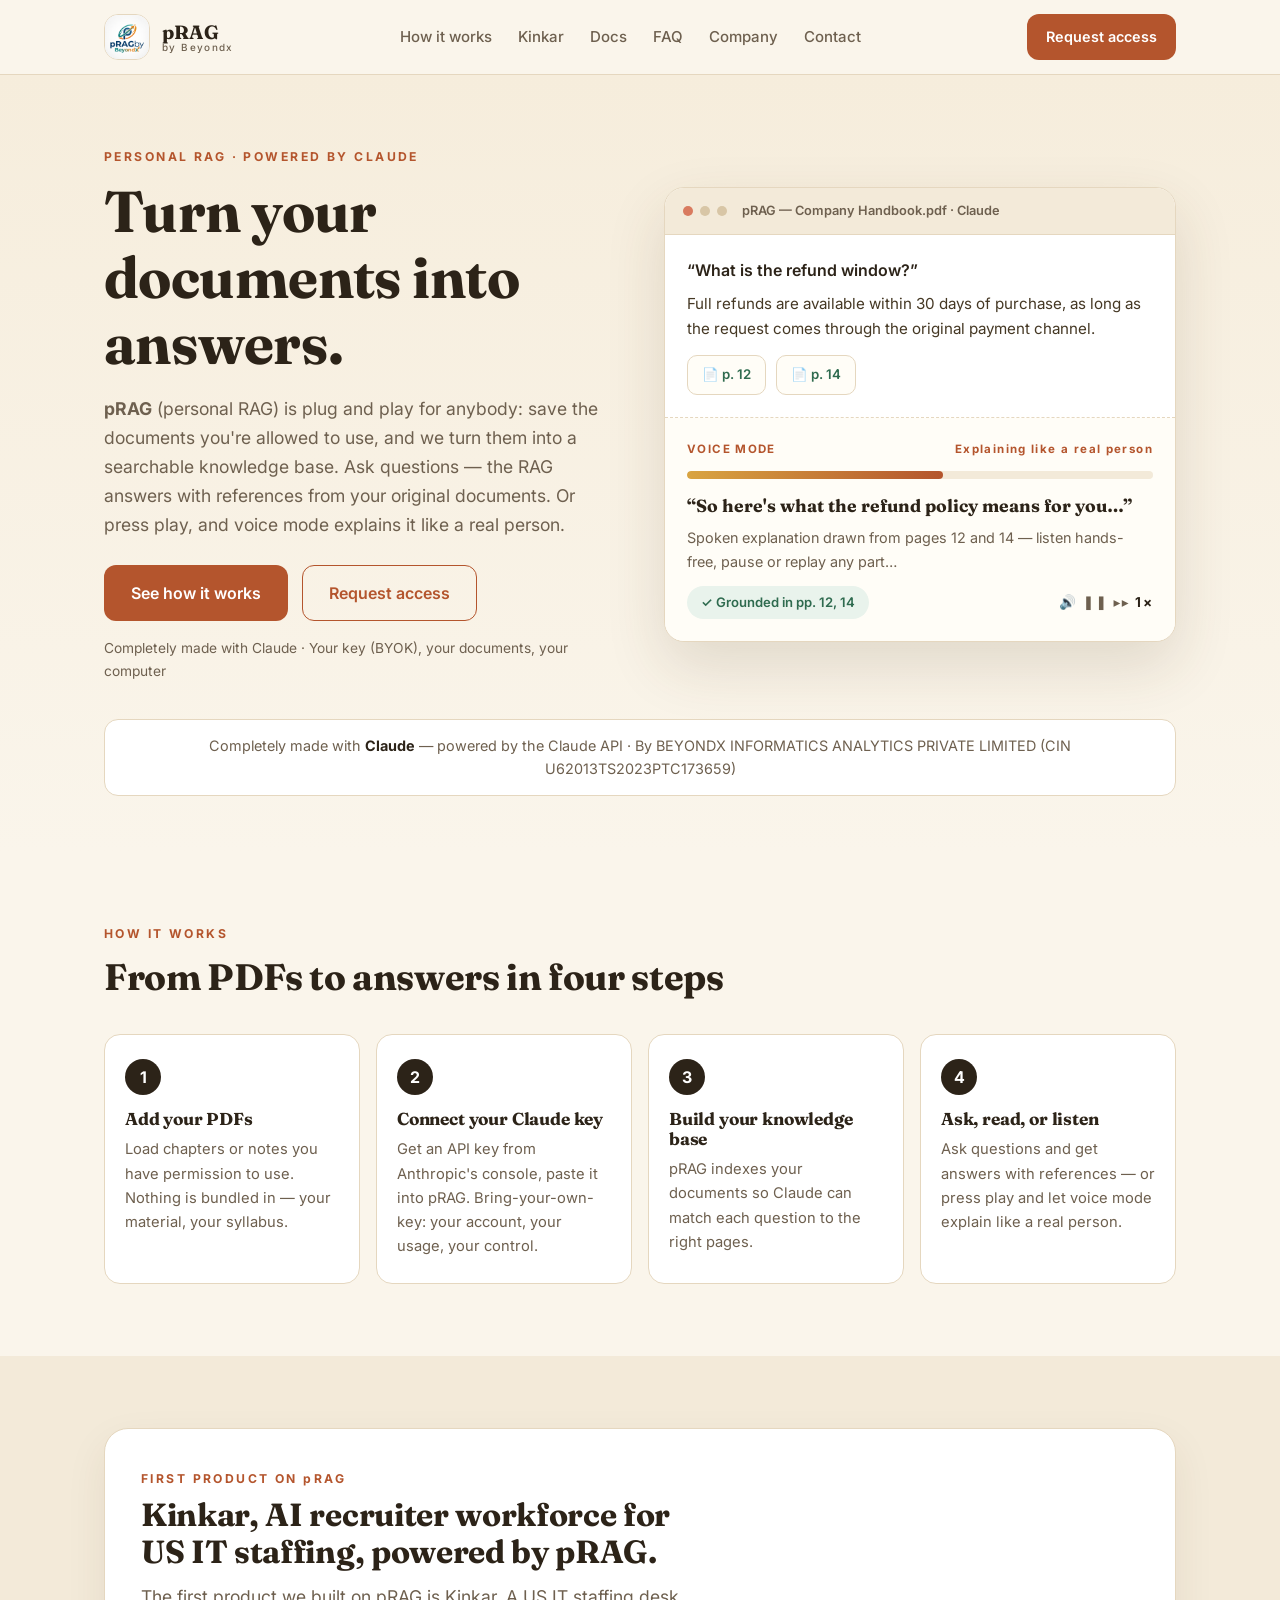
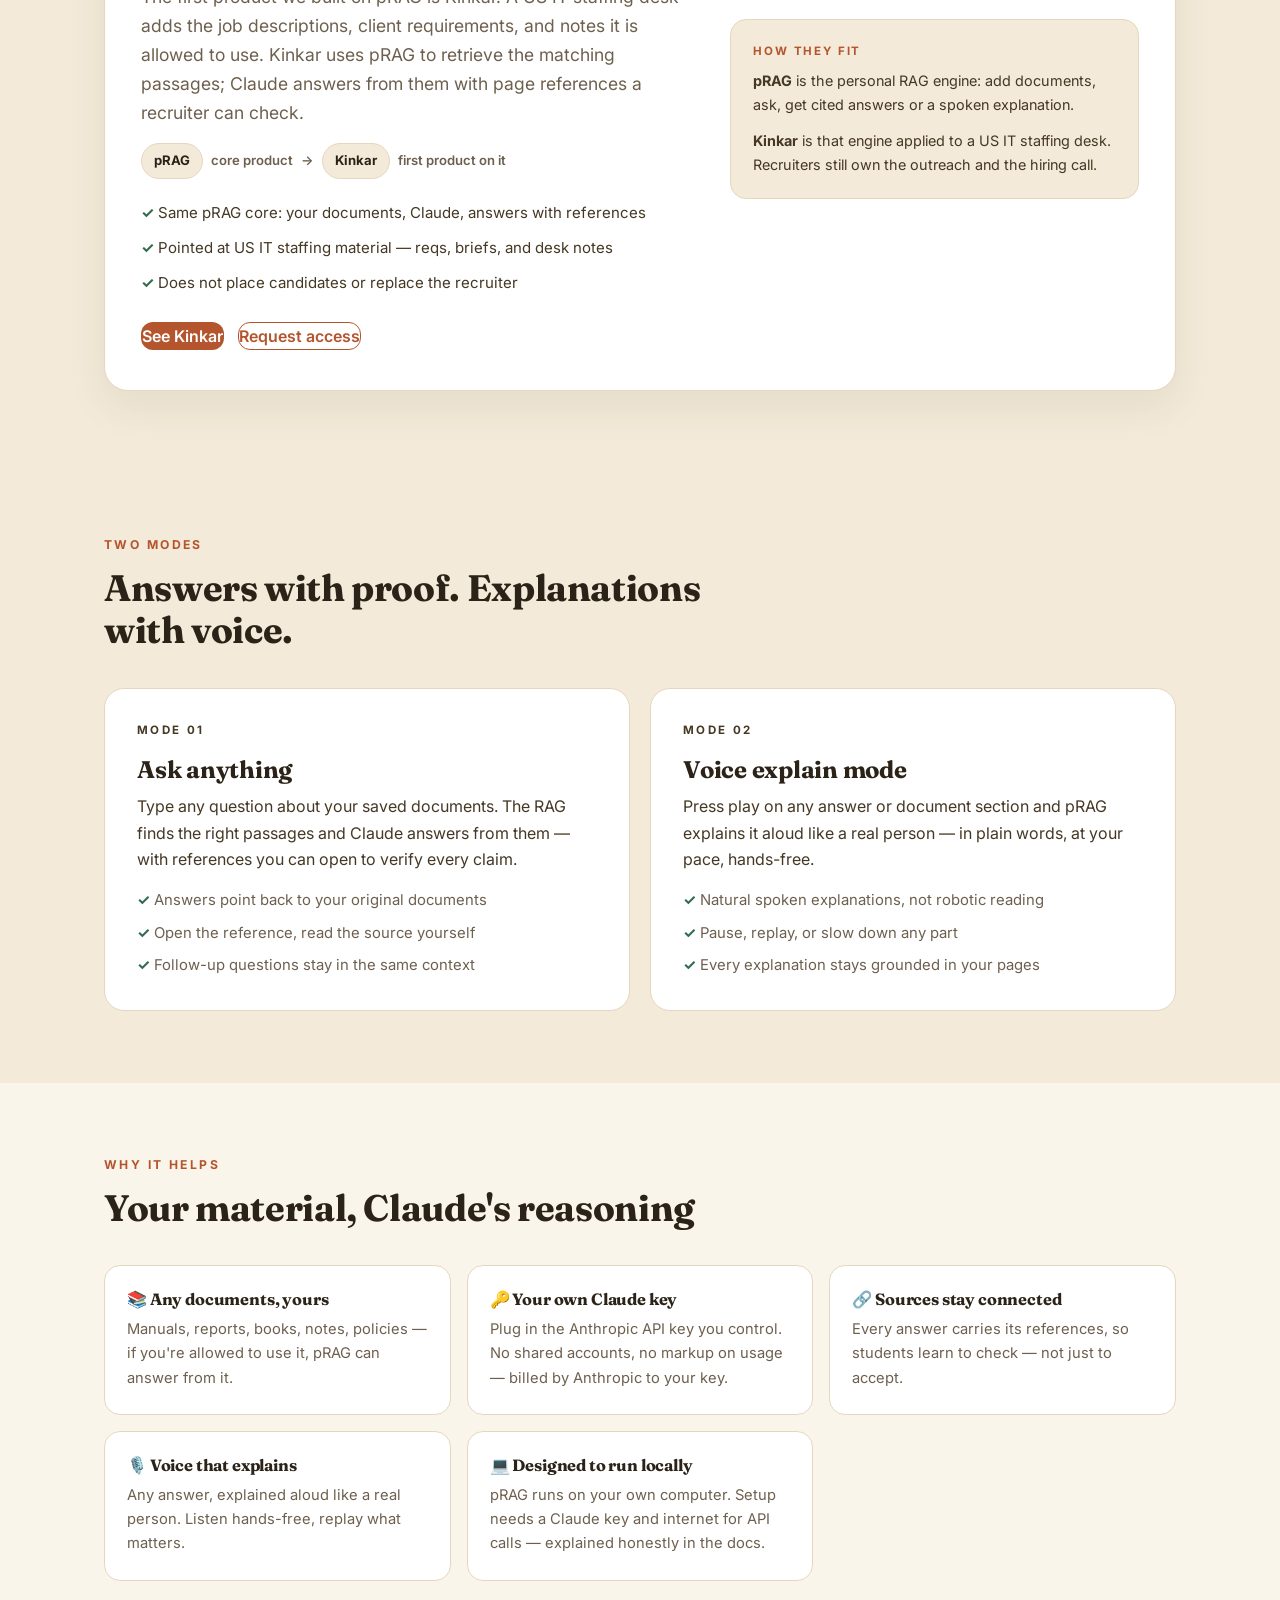
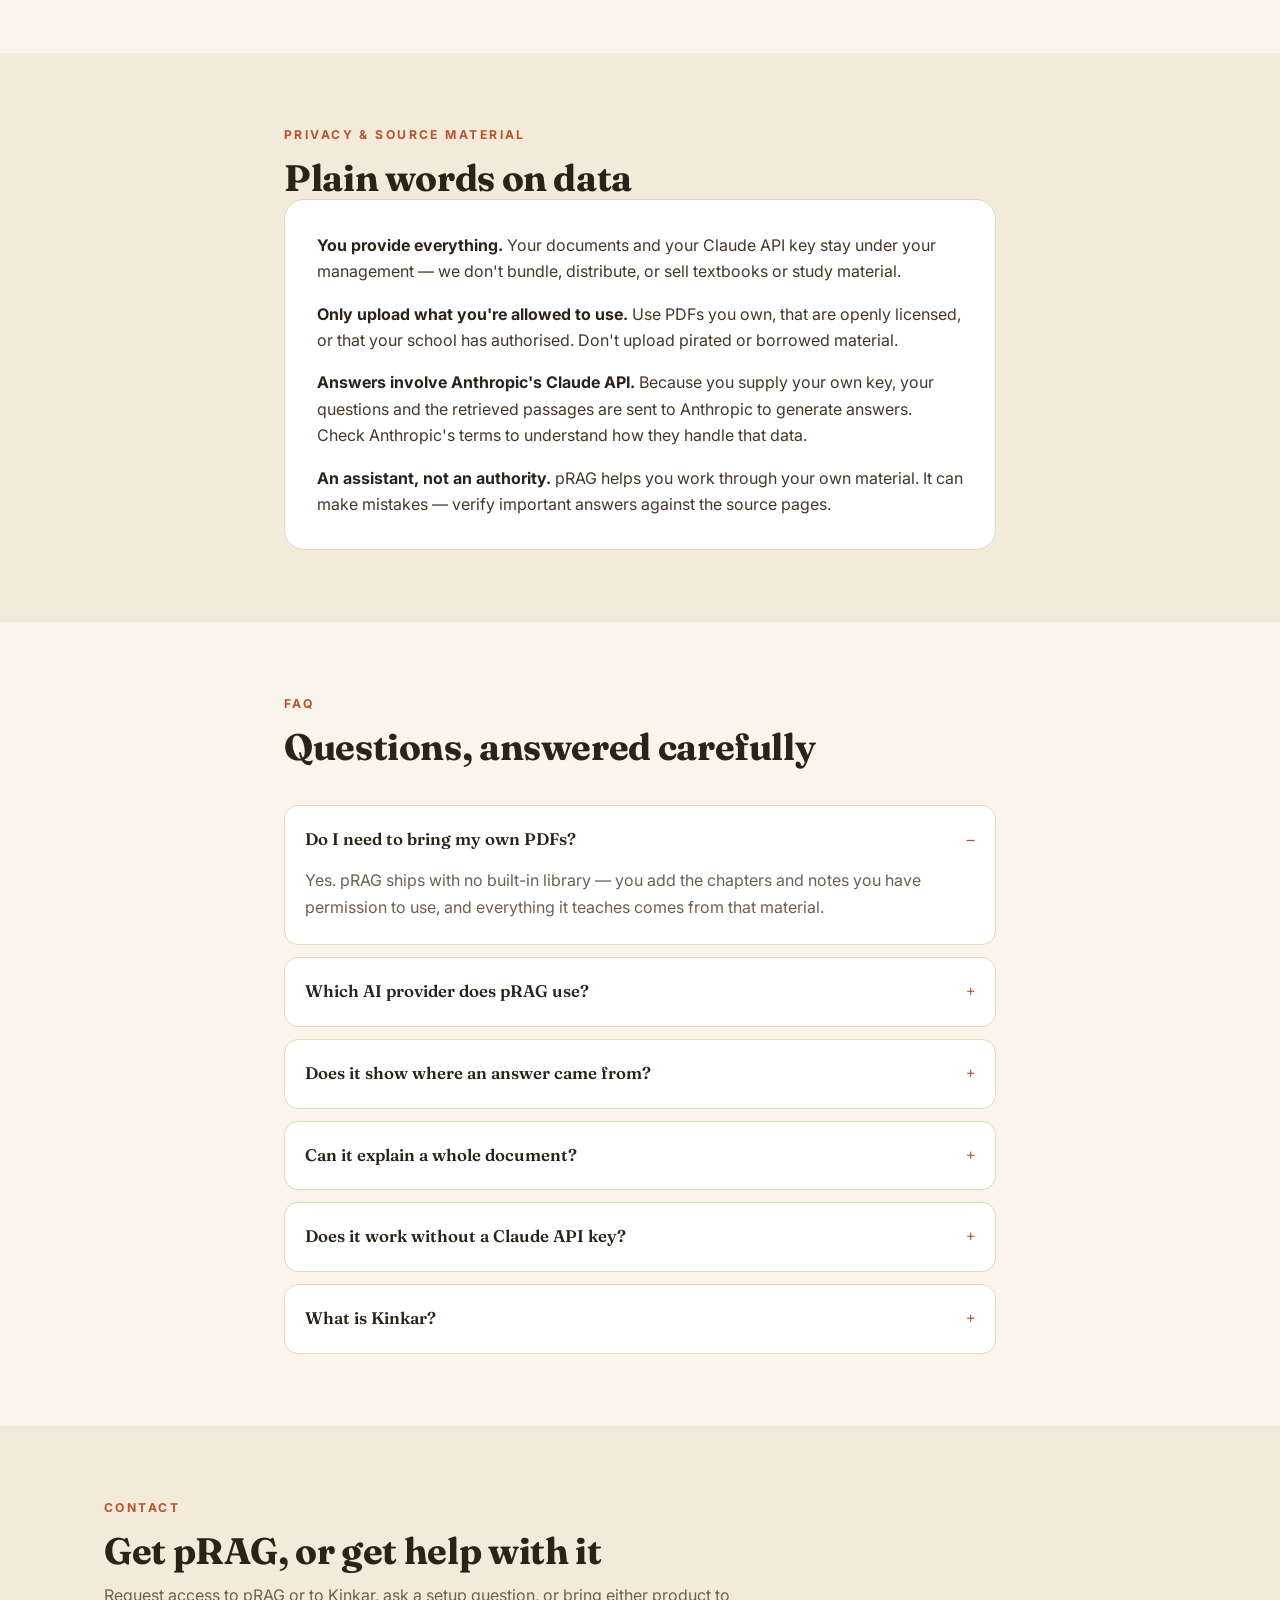
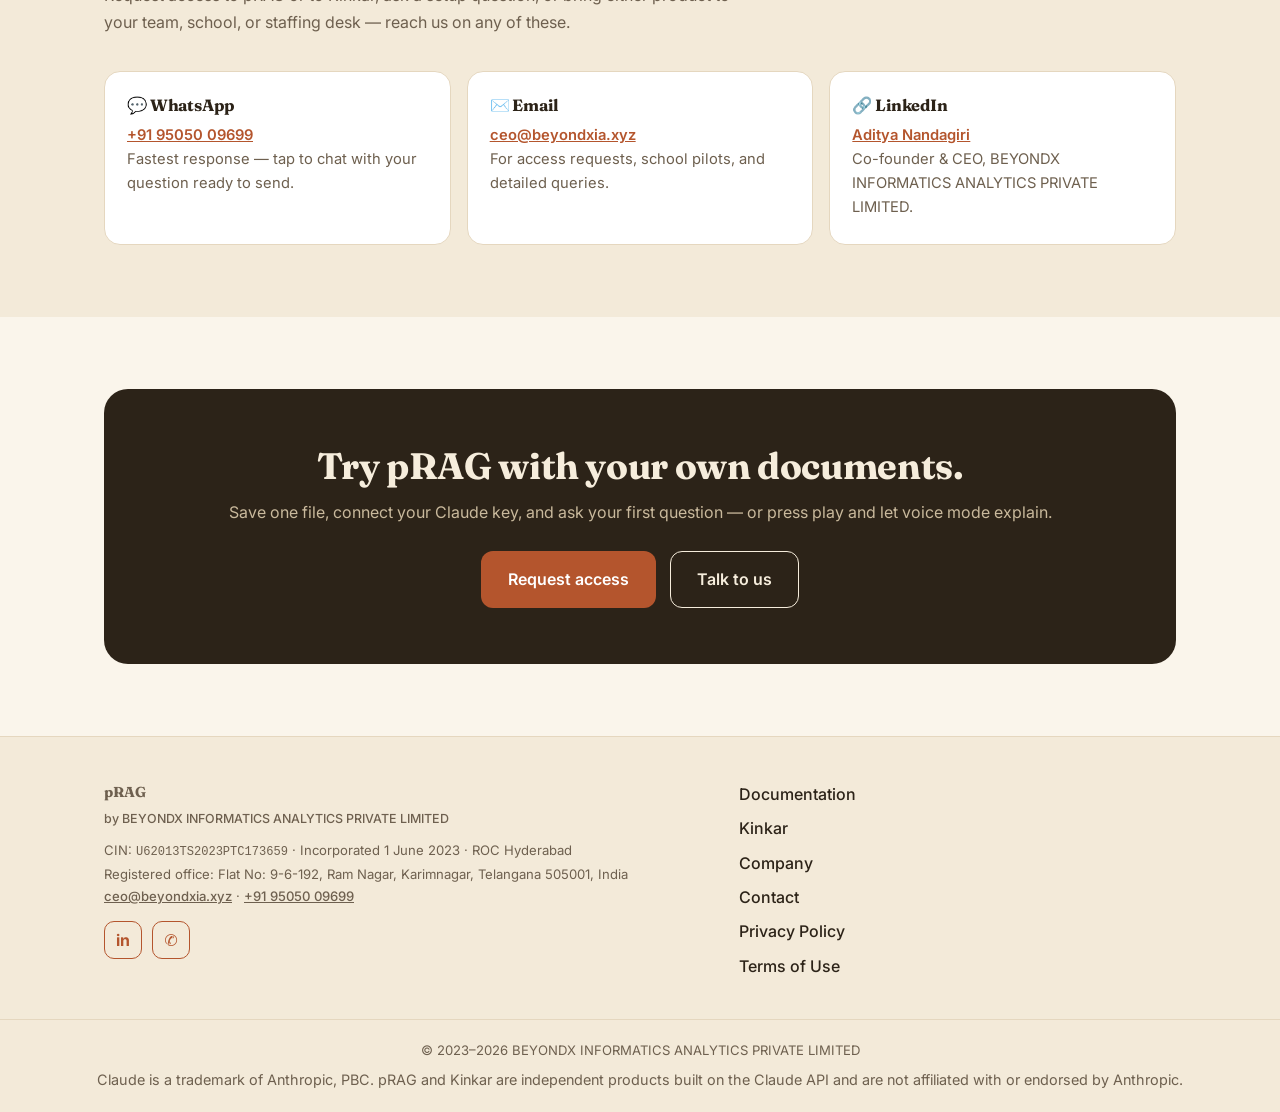
<file: index.html>
<!DOCTYPE html>
<!--
  pRAG PRODUCT PAGE — by BEYONDX INFORMATICS ANALYTICS PVT LTD
  pRAG = personal RAG. Plug-and-play learning assistant, made with Claude AI
  models and powered by the Claude API (Anthropic) using the user's own key (BYOK).
  CONFIGURABLES:
    DOWNLOAD LINK ... search for TODO:DOWNLOAD — currently points to #contact
  Client/institution names below are from aideveloperindia.xyz (founder's live site).
  Do not add testimonials, stats, pricing, or security claims without verified facts.
-->
<html lang="en">
<head>
<meta charset="UTF-8" />
<meta name="viewport" content="width=device-width, initial-scale=1.0" />
<title>pRAG by Beyondx — Your personal RAG assistant, powered by Claude</title>
<meta name="description" content="pRAG is a plug-and-play personal RAG app by Beyondx, completely made with Claude. Save any documents you're allowed to use, connect your own Claude API key, ask questions with references, or listen as voice mode explains like a real person." />
<meta property="og:title" content="pRAG — Turn your documents into answers" />
<meta property="og:description" content="Personal RAG, plug and play with your own Claude key. Ask questions with references from your original documents, or let voice mode explain like a real person." />
<meta property="og:type" content="website" />
<meta property="og:url" content="https://www.beyondxia.xyz/" />
<meta property="og:site_name" content="pRAG by BEYONDX INFORMATICS ANALYTICS PRIVATE LIMITED" />
<link rel="canonical" href="https://www.beyondxia.xyz/" />
<script type="application/ld+json">
{
  "@context": "https://schema.org",
  "@graph": [
    {
      "@type": "Organization",
      "@id": "https://www.beyondxia.xyz/#org",
      "name": "Beyondx",
      "legalName": "BEYONDX INFORMATICS ANALYTICS PRIVATE LIMITED",
      "url": "https://www.beyondxia.xyz/",
      "logo": "https://www.beyondxia.xyz/prag-logo-256.png",
      "email": "ceo@beyondxia.xyz",
      "telephone": "+91-95050-09699",
      "foundingDate": "2023-06-01",
      "identifier": { "@type": "PropertyValue", "propertyID": "CIN", "value": "U62013TS2023PTC173659" },
      "address": {
        "@type": "PostalAddress",
        "streetAddress": "Flat No: 9-6-192, Ram Nagar",
        "addressLocality": "Karimnagar",
        "addressRegion": "Telangana",
        "postalCode": "505001",
        "addressCountry": "IN"
      },
      "founder": { "@type": "Person", "name": "Aditya Nandagiri", "sameAs": "https://www.linkedin.com/in/aditya-nanda/" },
      "sameAs": ["https://www.linkedin.com/in/aditya-nanda/"]
    },
    {
      "@type": "SoftwareApplication",
      "name": "pRAG",
      "applicationCategory": "EducationalApplication",
      "operatingSystem": "Desktop",
      "description": "Personal RAG app: add your own documents, connect your own Claude API key, and get answers with page references or a spoken explanation.",
      "url": "https://www.beyondxia.xyz/",
      "publisher": { "@id": "https://www.beyondxia.xyz/#org" }
    },
    {
      "@type": "SoftwareApplication",
      "name": "Kinkar",
      "applicationCategory": "BusinessApplication",
      "description": "AI recruiter workforce for US IT staffing, powered by pRAG.",
      "url": "https://www.beyondxia.xyz/kinkar",
      "isBasedOn": "https://www.beyondxia.xyz/",
      "publisher": { "@id": "https://www.beyondxia.xyz/#org" }
    }
  ]
}
</script>
<link rel="preconnect" href="https://fonts.googleapis.com">
<link rel="preconnect" href="https://fonts.gstatic.com" crossorigin>
<link href="https://fonts.googleapis.com/css2?family=Fraunces:opsz,wght@9..144,500;9..144,600;9..144,700&family=Inter:wght@400;500;600;700&display=swap" rel="stylesheet">
<link rel="stylesheet" href="product.css" />
<link rel="icon" href="prag-logo-256.png" />
</head>
<body>

<!-- NAV -->
<header class="pnav">
  <div class="pnav-inner">
    <a href="product.html" class="brand">
      <span class="brand-mark"><img src="prag-logo-256.png" alt="pRAG logo" /></span>
      <span class="brand-text">pRAG <small>by Beyondx</small></span>
    </a>
    <nav class="pnav-links" id="pnavLinks">
      <a href="#how">How it works</a>
      <a href="kinkar.html">Kinkar</a>
      <a href="docs.html">Docs</a>
      <a href="#faq">FAQ</a>
      <a href="company.html">Company</a>
      <a href="#contact">Contact</a>
    </nav>
    <div class="pnav-cta">
      <!-- TODO:DOWNLOAD — replace href with the real download link when available -->
      <a href="#contact" class="btn btn-primary btn-sm">Request access</a>
      <button class="hamburger" id="hamburger" aria-label="Menu"><span></span><span></span><span></span></button>
    </div>
  </div>
  <div class="mobile-menu" id="mobileMenu">
    <a href="#how">How it works</a>
    <a href="kinkar.html">Kinkar</a>
    <a href="docs.html">Docs</a>
    <a href="#faq">FAQ</a>
    <a href="company.html">Company</a>
    <a href="#contact">Contact</a>
    <!-- TODO:DOWNLOAD — replace href with the real download link when available -->
    <a href="#contact" class="btn btn-primary">Request access</a>
  </div>
</header>

<main>
<!-- 1. HERO -->
<section class="hero">
  <div class="container hero-grid">
    <div class="hero-copy reveal">
      <p class="kicker">PERSONAL RAG · POWERED BY CLAUDE</p>
      <h1>Turn your documents into answers.</h1>
      <p class="lede"><b>pRAG</b> (personal RAG) is plug and play for anybody: save the documents you're allowed to use, and we turn them into a searchable knowledge base. Ask questions — the RAG answers with references from your original documents. Or press play, and voice mode explains it like a real person.</p>
      <div class="hero-ctas">
        <a href="#how" class="btn btn-primary btn-lg">See how it works</a>
        <!-- TODO:DOWNLOAD — replace href with the real download link when available -->
        <a href="#contact" class="btn btn-outline btn-lg">Request access</a>
      </div>
      <p class="hero-note">Completely made with Claude · Your key (BYOK), your documents, your computer</p>
    </div>

    <!-- Product mockup -->
    <div class="mockup reveal" aria-label="pRAG product preview">
      <div class="mock-window">
        <div class="mock-bar"><i></i><i></i><i></i><span>pRAG — Company Handbook.pdf · Claude</span></div>

        <div class="mock-qa">
          <p class="mock-q">“What is the refund window?”</p>
          <p class="mock-a">Full refunds are available within 30 days of purchase, as long as the request comes through the original payment channel.</p>
          <div class="refs">
            <details class="ref"><summary>📄 p. 12</summary><p>“…customers may claim a full refund within thirty (30) days of purchase, no questions asked…”</p></details>
            <details class="ref"><summary>📄 p. 14</summary><p>“…refund requests must be raised through the original payment channel to be processed…”</p></details>
          </div>
        </div>

        <div class="mock-lesson">
          <div class="lesson-top"><span>VOICE MODE</span><span>Explaining like a real person</span></div>
          <div class="progress"><i style="width:55%"></i></div>
          <p class="lesson-title">“So here's what the refund policy means for you…”</p>
          <p class="lesson-body">Spoken explanation drawn from pages 12 and 14 — listen hands-free, pause or replay any part…</p>
          <div class="lesson-row">
            <span class="chip">✓ Grounded in pp. 12, 14</span>
            <span class="tts" aria-label="Read aloud controls">🔊 ❚❚ ▸▸ <b>1×</b></span>
          </div>
        </div>
      </div>
    </div>
  </div>
  <div class="container">
    <div class="built-strip reveal">Completely made with <b>Claude</b> — powered by the Claude API · By BEYONDX INFORMATICS ANALYTICS PRIVATE LIMITED (CIN U62013TS2023PTC173659)</div>
  </div>
</section>

<!-- 2. HOW IT WORKS -->
<section id="how" class="section">
  <div class="container">
    <div class="sec-head reveal">
      <p class="kicker">HOW IT WORKS</p>
      <h2>From PDFs to answers in four steps</h2>
    </div>
    <ol class="steps">
      <li class="step reveal"><span class="n">1</span><h3>Add your PDFs</h3><p>Load chapters or notes you have permission to use. Nothing is bundled in — your material, your syllabus.</p></li>
      <li class="step reveal"><span class="n">2</span><h3>Connect your Claude key</h3><p>Get an API key from Anthropic's console, paste it into pRAG. Bring-your-own-key: your account, your usage, your control.</p></li>
      <li class="step reveal"><span class="n">3</span><h3>Build your knowledge base</h3><p>pRAG indexes your documents so Claude can match each question to the right pages.</p></li>
      <li class="step reveal"><span class="n">4</span><h3>Ask, read, or listen</h3><p>Ask questions and get answers with references — or press play and let voice mode explain like a real person.</p></li>
    </ol>
  </div>
</section>

<!-- 2b. FIRST PRODUCT ON pRAG -->
<section id="kinkar" class="section tint">
  <div class="container">
    <article class="kinkar-card reveal">
      <div>
        <p class="kicker">FIRST PRODUCT ON pRAG</p>
        <h2>Kinkar, AI recruiter workforce for US IT staffing, powered by pRAG.</h2>
        <p class="lede">The first product we built on pRAG is Kinkar. A US IT staffing desk adds the job descriptions, client requirements, and notes it is allowed to use. Kinkar uses pRAG to retrieve the matching passages; Claude answers from them with page references a recruiter can check.</p>
        <p class="stack-pill"><b>pRAG</b> core product <span>→</span> <b>Kinkar</b> first product on it</p>
        <ul class="kinkar-points">
          <li>Same pRAG core: your documents, Claude, answers with references</li>
          <li>Pointed at US IT staffing material — reqs, briefs, and desk notes</li>
          <li>Does not place candidates or replace the recruiter</li>
        </ul>
        <div class="hero-ctas">
          <a href="kinkar.html" class="btn btn-primary">See Kinkar</a>
          <a href="#contact" class="btn btn-outline">Request access</a>
        </div>
      </div>
      <aside class="kinkar-aside">
        <p class="label">HOW THEY FIT</p>
        <p><b>pRAG</b> is the personal RAG engine: add documents, ask, get cited answers or a spoken explanation.</p>
        <p style="margin-top:12px"><b>Kinkar</b> is that engine applied to a US IT staffing desk. Recruiters still own the outreach and the hiring call.</p>
      </aside>
    </article>
  </div>
</section>

<!-- 3. TWO MODES -->
<section id="modes" class="section tint">
  <div class="container">
    <div class="sec-head reveal">
      <p class="kicker">TWO MODES</p>
      <h2>Answers with proof. Explanations with voice.</h2>
    </div>
    <div class="modes">
      <article class="mode reveal">
        <p class="mode-tag">MODE 01</p>
        <h3>Ask anything</h3>
        <p>Type any question about your saved documents. The RAG finds the right passages and Claude answers from them — with references you can open to verify every claim.</p>
        <ul>
          <li>Answers point back to your original documents</li>
          <li>Open the reference, read the source yourself</li>
          <li>Follow-up questions stay in the same context</li>
        </ul>
      </article>
      <article class="mode reveal">
        <p class="mode-tag">MODE 02</p>
        <h3>Voice explain mode</h3>
        <p>Press play on any answer or document section and pRAG explains it aloud like a real person — in plain words, at your pace, hands-free.</p>
        <ul>
          <li>Natural spoken explanations, not robotic reading</li>
          <li>Pause, replay, or slow down any part</li>
          <li>Every explanation stays grounded in your pages</li>
        </ul>
      </article>
    </div>
  </div>
</section>

<!-- 4. BENEFITS -->
<section class="section">
  <div class="container">
    <div class="sec-head reveal">
      <p class="kicker">WHY IT HELPS</p>
      <h2>Your material, Claude's reasoning</h2>
    </div>
    <div class="benefits">
      <div class="benefit reveal"><h3>📚 Any documents, yours</h3><p>Manuals, reports, books, notes, policies — if you're allowed to use it, pRAG can answer from it.</p></div>
      <div class="benefit reveal"><h3>🔑 Your own Claude key</h3><p>Plug in the Anthropic API key you control. No shared accounts, no markup on usage — billed by Anthropic to your key.</p></div>
      <div class="benefit reveal"><h3>🔗 Sources stay connected</h3><p>Every answer carries its references, so students learn to check — not just to accept.</p></div>
      <div class="benefit reveal"><h3>🎙️ Voice that explains</h3><p>Any answer, explained aloud like a real person. Listen hands-free, replay what matters.</p></div>
      <div class="benefit reveal"><h3>💻 Designed to run locally</h3><p>pRAG runs on your own computer. Setup needs a Claude key and internet for API calls — explained honestly in the docs.</p></div>
    </div>
  </div>
</section>

<!-- 5. PRIVACY & SOURCE MATERIAL -->
<section id="privacy" class="section tint">
  <div class="container narrow reveal">
    <p class="kicker">PRIVACY &amp; SOURCE MATERIAL</p>
    <h2>Plain words on data</h2>
    <div class="plain">
      <p><b>You provide everything.</b> Your documents and your Claude API key stay under your management — we don't bundle, distribute, or sell textbooks or study material.</p>
      <p><b>Only upload what you're allowed to use.</b> Use PDFs you own, that are openly licensed, or that your school has authorised. Don't upload pirated or borrowed material.</p>
      <p><b>Answers involve Anthropic's Claude API.</b> Because you supply your own key, your questions and the retrieved passages are sent to Anthropic to generate answers. Check Anthropic's terms to understand how they handle that data.</p>
      <p><b>An assistant, not an authority.</b> pRAG helps you work through your own material. It can make mistakes — verify important answers against the source pages.</p>
    </div>
  </div>
</section>

<!-- 6. FAQ -->
<section id="faq" class="section">
  <div class="container narrow">
    <div class="sec-head reveal">
      <p class="kicker">FAQ</p>
      <h2>Questions, answered carefully</h2>
    </div>
    <div class="faq reveal">
      <details open><summary>Do I need to bring my own PDFs?</summary><p>Yes. pRAG ships with no built-in library — you add the chapters and notes you have permission to use, and everything it teaches comes from that material.</p></details>
      <details><summary>Which AI provider does pRAG use?</summary><p>Claude. pRAG is made with Claude AI models and powered by the Claude API (Anthropic). You connect your own Anthropic API key — see the <a href="docs.html">documentation</a> for setup steps.</p></details>
      <details><summary>Does it show where an answer came from?</summary><p>Yes. Every answer lists the pages it draws on, and you can expand each reference to read the exact passage — so you can always verify.</p></details>
      <details><summary>Can it explain a whole document?</summary><p>Yes. Voice mode works through a document section by section, explaining each part in plain words. Very long documents may be covered across multiple sessions.</p></details>
      <details><summary>Does it work without a Claude API key?</summary><p>No — a key is required for generating answers and lessons. Adding and organising your documents can be done first; the docs explain each step.</p></details>
      <details><summary>What is Kinkar?</summary><p>Kinkar is the first product built on pRAG: an AI recruiter workforce for US IT staffing. It uses the same pRAG core so answers stay grounded in the desk’s own job descriptions, client requirements, and notes. See the <a href="kinkar.html">Kinkar page</a>.</p></details>
    </div>
  </div>
</section>

<!-- 7. CONTACT -->
<section id="contact" class="section tint">
  <div class="container">
    <div class="sec-head reveal">
      <p class="kicker">CONTACT</p>
      <h2>Get pRAG, or get help with it</h2>
      <p class="sec-sub">Request access to pRAG or to Kinkar, ask a setup question, or bring either product to your team, school, or staffing desk — reach us on any of these.</p>
    </div>
    <div class="benefits">
      <div class="benefit reveal"><h3>💬 WhatsApp</h3><p><a href="https://wa.me/919505009699?text=Hi%20BEYONDX%2C%20I%27d%20like%20to%20try%20pRAG." target="_blank" rel="noopener">+91 95050 09699</a><br/>Fastest response — tap to chat with your question ready to send.</p></div>
      <div class="benefit reveal"><h3>✉️ Email</h3><p><a href="mailto:ceo@beyondxia.xyz">ceo@beyondxia.xyz</a><br/>For access requests, school pilots, and detailed queries.</p></div>
      <div class="benefit reveal"><h3>🔗 LinkedIn</h3><p><a href="https://www.linkedin.com/in/aditya-nanda/" target="_blank" rel="noopener">Aditya Nandagiri</a><br/>Co-founder &amp; CEO, BEYONDX INFORMATICS ANALYTICS PRIVATE LIMITED.</p></div>
    </div>
  </div>
</section>

<!-- 8. FINAL CTA -->
<section class="section cta-sec">
  <div class="container">
    <div class="cta-card reveal">
      <h2>Try pRAG with your own documents.</h2>
      <p>Save one file, connect your Claude key, and ask your first question — or press play and let voice mode explain.</p>
      <div class="hero-ctas center">
        <!-- TODO:DOWNLOAD — replace href with the real download link when available -->
        <a href="#contact" class="btn btn-primary btn-lg">Request access</a>
        <a href="https://wa.me/919505009699?text=Hi%20BEYONDX%2C%20I%27d%20like%20to%20try%20pRAG." target="_blank" rel="noopener" class="btn btn-outline btn-lg light">Talk to us</a>
      </div>
    </div>
  </div>
</section>
</main>

<!-- FOOTER -->
<footer class="pfoot">
  <div class="container foot-grid">
    <div>
      <p class="fname">pRAG <span>by BEYONDX INFORMATICS ANALYTICS PRIVATE LIMITED</span></p>
      <address class="legal">
        CIN: <span class="mono">U62013TS2023PTC173659</span> · Incorporated 1 June 2023 · ROC Hyderabad<br/>
        Registered office: Flat No: 9-6-192, Ram Nagar, Karimnagar, Telangana 505001, India<br/>
        <a href="mailto:ceo@beyondxia.xyz">ceo@beyondxia.xyz</a> · <a href="tel:+919505009699">+91 95050 09699</a>
      </address>
      <div class="socials">
        <a href="https://www.linkedin.com/in/aditya-nanda/" target="_blank" rel="noopener" aria-label="LinkedIn">in</a>
        <a href="https://wa.me/919505009699" target="_blank" rel="noopener" aria-label="WhatsApp">✆</a>
      </div>
    </div>
    <div>
      <a href="docs.html">Documentation</a>
      <a href="kinkar.html">Kinkar</a>
      <a href="company.html">Company</a>
      <a href="#contact">Contact</a>
      <a href="privacy.html">Privacy Policy</a>
      <a href="terms.html">Terms of Use</a>
    </div>
  </div>
  <div class="foot-base">© 2023–2026 BEYONDX INFORMATICS ANALYTICS PRIVATE LIMITED
    <p class="tm-note">Claude is a trademark of Anthropic, PBC. pRAG and Kinkar are independent products built on the Claude API and are not affiliated with or endorsed by Anthropic.</p>
  </div>
</footer>

<script src="product.js"></script>
</body>
</html>
</file>
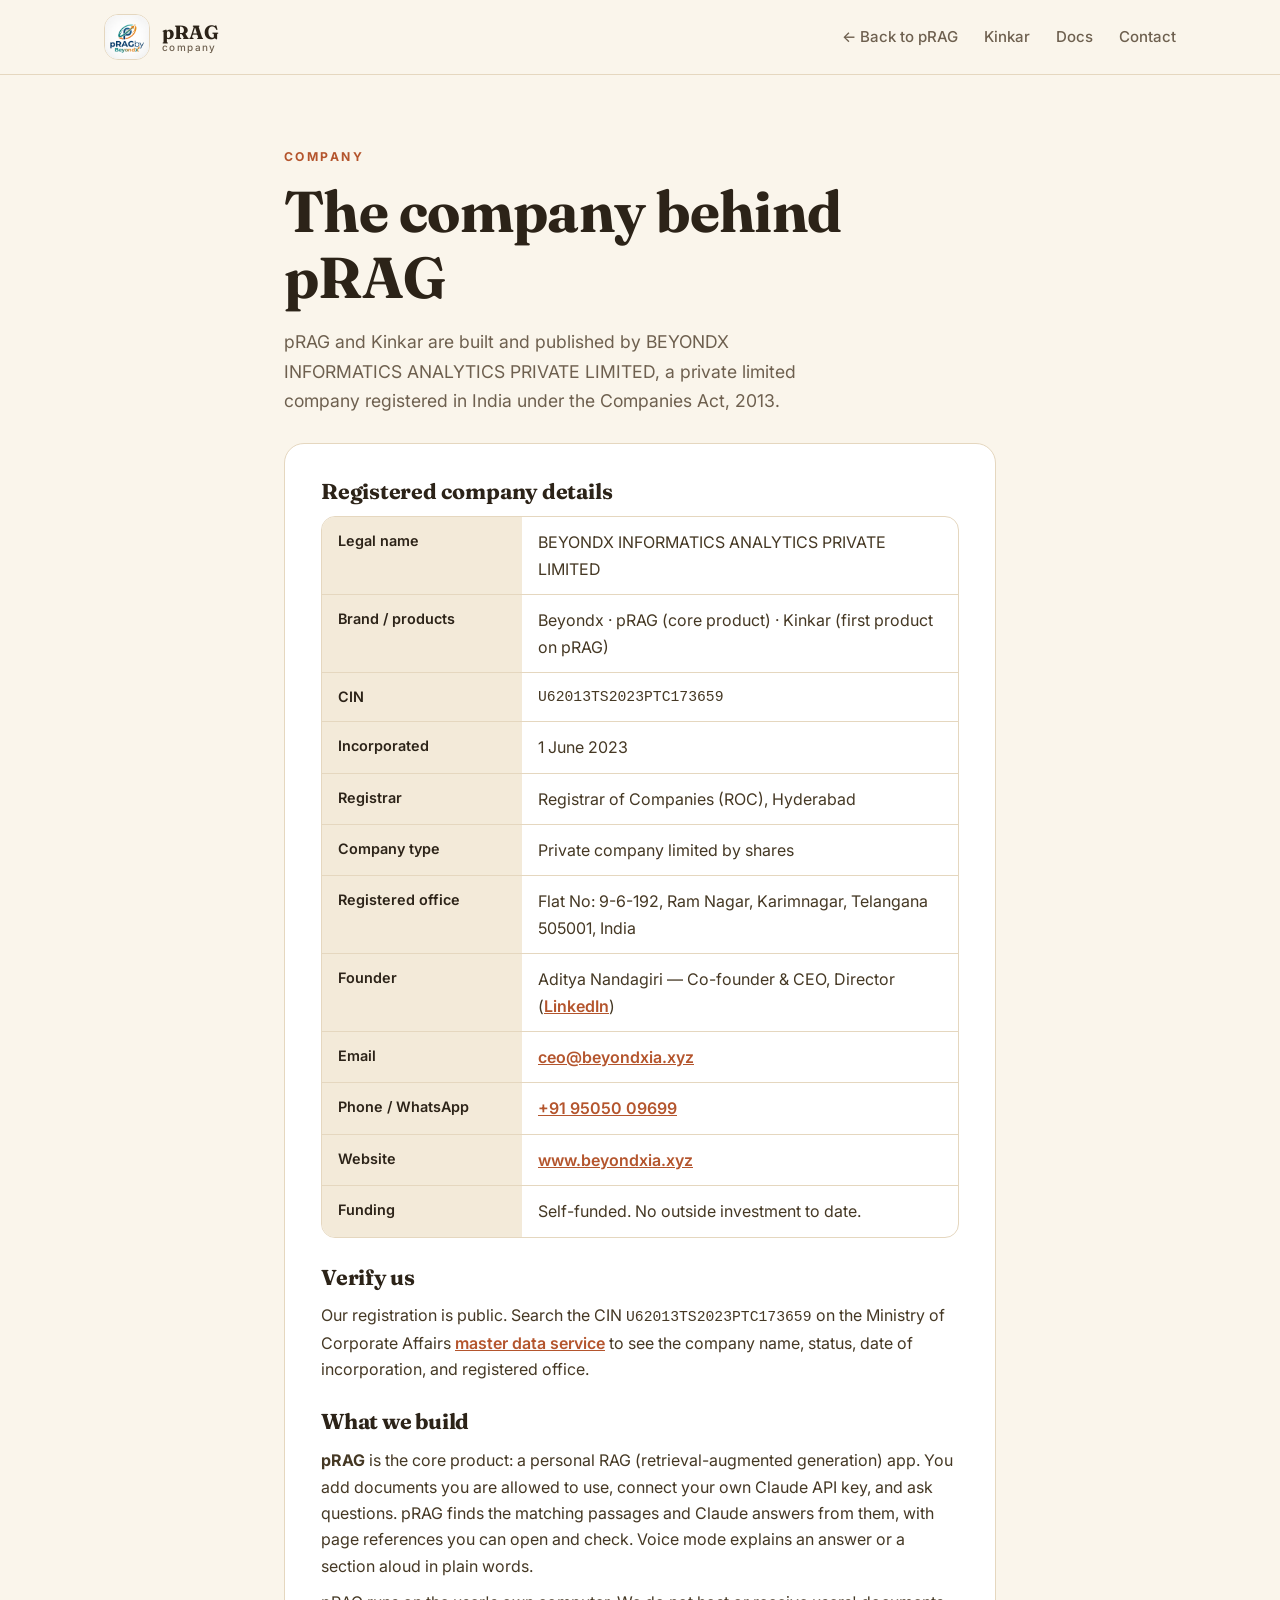
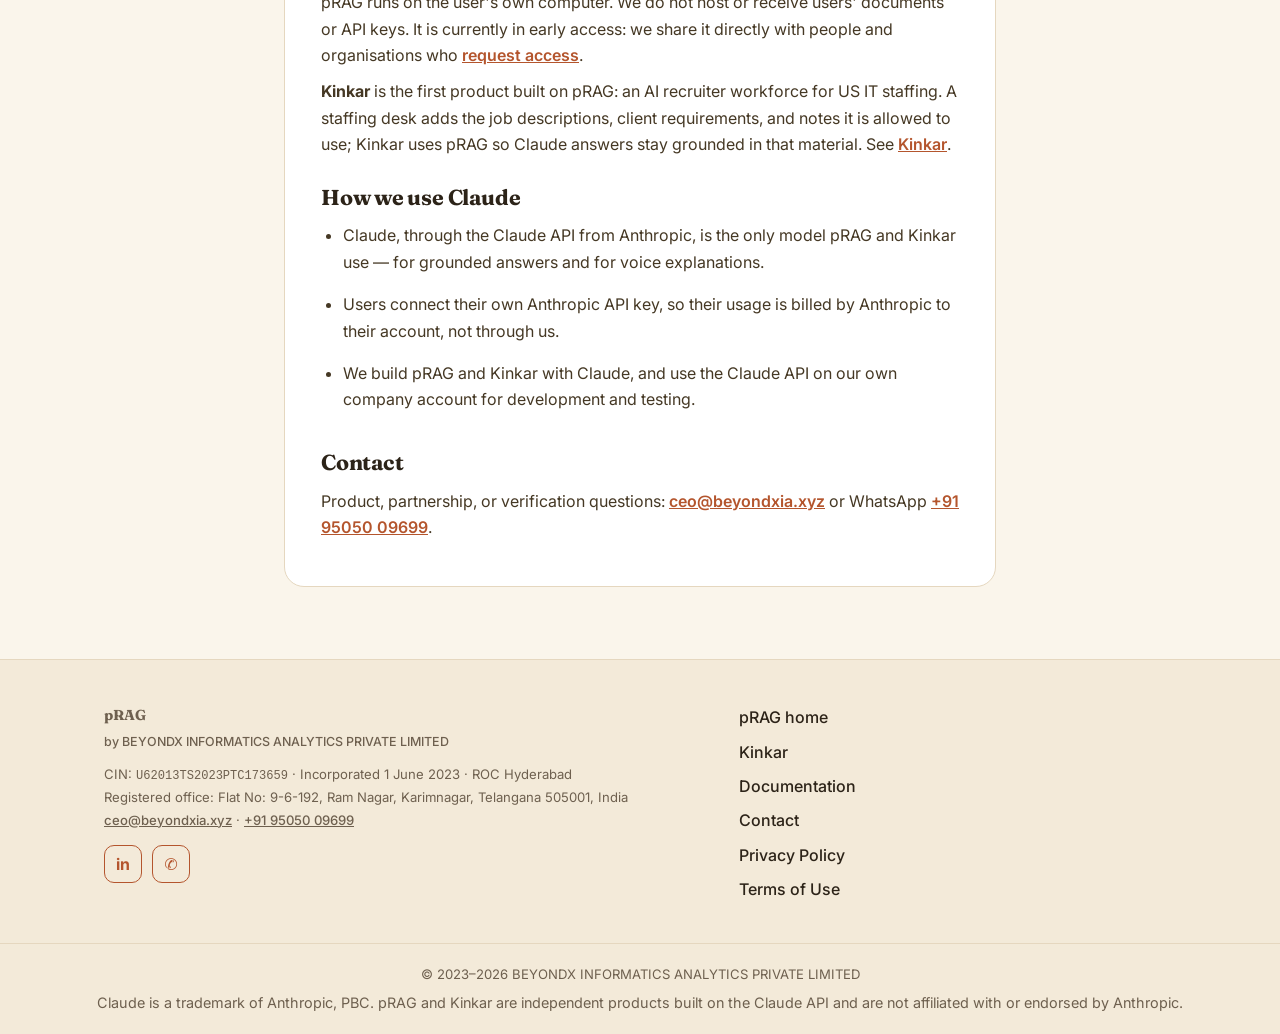
<file: company.html>
<!DOCTYPE html>
<html lang="en">
<head>
<meta charset="UTF-8" />
<meta name="viewport" content="width=device-width, initial-scale=1.0" />
<title>Company — BEYONDX INFORMATICS ANALYTICS PRIVATE LIMITED, makers of pRAG and Kinkar</title>
<meta name="description" content="BEYONDX INFORMATICS ANALYTICS PRIVATE LIMITED (CIN U62013TS2023PTC173659) builds pRAG, a personal RAG app, and Kinkar, an AI recruiter workforce for US IT staffing powered by pRAG." />
<link rel="canonical" href="https://www.beyondxia.xyz/company" />
<link rel="preconnect" href="https://fonts.googleapis.com">
<link rel="preconnect" href="https://fonts.gstatic.com" crossorigin>
<link href="https://fonts.googleapis.com/css2?family=Fraunces:opsz,wght@9..144,500;9..144,600;9..144,700&family=Inter:wght@400;500;600;700&display=swap" rel="stylesheet">
<link rel="stylesheet" href="product.css" />
<link rel="icon" href="prag-logo-256.png" />
</head>
<body>
<header class="pnav">
  <div class="pnav-inner">
    <a href="product.html" class="brand"><span class="brand-mark"><img src="prag-logo-256.png" alt="pRAG logo" /></span><span class="brand-text">pRAG <small>company</small></span></a>
    <nav class="pnav-links">
      <a href="product.html">← Back to pRAG</a>
      <a href="kinkar.html">Kinkar</a>
      <a href="docs.html">Docs</a>
      <a href="product.html#contact">Contact</a>
    </nav>
  </div>
</header>

<main class="section">
  <div class="container narrow">
    <p class="kicker">COMPANY</p>
    <h1>The company behind pRAG</h1>
    <p class="lede">pRAG and Kinkar are built and published by BEYONDX INFORMATICS ANALYTICS PRIVATE LIMITED, a private limited company registered in India under the Companies Act, 2013.</p>

    <div class="doc">
      <h2>Registered company details</h2>
      <dl class="facts">
        <dt>Legal name</dt><dd>BEYONDX INFORMATICS ANALYTICS PRIVATE LIMITED</dd>
        <dt>Brand / products</dt><dd>Beyondx · pRAG (core product) · Kinkar (first product on pRAG)</dd>
        <dt>CIN</dt><dd class="mono">U62013TS2023PTC173659</dd>
        <dt>Incorporated</dt><dd>1 June 2023</dd>
        <dt>Registrar</dt><dd>Registrar of Companies (ROC), Hyderabad</dd>
        <dt>Company type</dt><dd>Private company limited by shares</dd>
        <dt>Registered office</dt><dd>Flat No: 9-6-192, Ram Nagar, Karimnagar, Telangana 505001, India</dd>
        <dt>Founder</dt><dd>Aditya Nandagiri — Co-founder &amp; CEO, Director (<a href="https://www.linkedin.com/in/aditya-nanda/" target="_blank" rel="noopener">LinkedIn</a>)</dd>
        <dt>Email</dt><dd><a href="mailto:ceo@beyondxia.xyz">ceo@beyondxia.xyz</a></dd>
        <dt>Phone / WhatsApp</dt><dd><a href="tel:+919505009699">+91 95050 09699</a></dd>
        <dt>Website</dt><dd><a href="https://www.beyondxia.xyz">www.beyondxia.xyz</a></dd>
        <dt>Funding</dt><dd>Self-funded. No outside investment to date.</dd>
      </dl>

      <h2>Verify us</h2>
      <p>Our registration is public. Search the CIN <span class="mono">U62013TS2023PTC173659</span> on the Ministry of Corporate Affairs <a href="https://www.mca.gov.in/content/mca/global/en/mca/master-data/MDS.html" target="_blank" rel="noopener">master data service</a> to see the company name, status, date of incorporation, and registered office.</p>

      <h2>What we build</h2>
      <p><b>pRAG</b> is the core product: a personal RAG (retrieval-augmented generation) app. You add documents you are allowed to use, connect your own Claude API key, and ask questions. pRAG finds the matching passages and Claude answers from them, with page references you can open and check. Voice mode explains an answer or a section aloud in plain words.</p>
      <p>pRAG runs on the user's own computer. We do not host or receive users' documents or API keys. It is currently in early access: we share it directly with people and organisations who <a href="product.html#contact">request access</a>.</p>
      <p><b>Kinkar</b> is the first product built on pRAG: an AI recruiter workforce for US IT staffing. A staffing desk adds the job descriptions, client requirements, and notes it is allowed to use; Kinkar uses pRAG so Claude answers stay grounded in that material. See <a href="kinkar.html">Kinkar</a>.</p>

      <h2>How we use Claude</h2>
      <ul>
        <li>Claude, through the Claude API from Anthropic, is the only model pRAG and Kinkar use — for grounded answers and for voice explanations.</li>
        <li>Users connect their own Anthropic API key, so their usage is billed by Anthropic to their account, not through us.</li>
        <li>We build pRAG and Kinkar with Claude, and use the Claude API on our own company account for development and testing.</li>
      </ul>

      <h2>Contact</h2>
      <p>Product, partnership, or verification questions: <a href="mailto:ceo@beyondxia.xyz">ceo@beyondxia.xyz</a> or WhatsApp <a href="https://wa.me/919505009699" target="_blank" rel="noopener">+91 95050 09699</a>.</p>
    </div>
  </div>
</main>

<footer class="pfoot">
  <div class="container foot-grid">
    <div>
      <p class="fname">pRAG <span>by BEYONDX INFORMATICS ANALYTICS PRIVATE LIMITED</span></p>
      <address class="legal">
        CIN: <span class="mono">U62013TS2023PTC173659</span> · Incorporated 1 June 2023 · ROC Hyderabad<br/>
        Registered office: Flat No: 9-6-192, Ram Nagar, Karimnagar, Telangana 505001, India<br/>
        <a href="mailto:ceo@beyondxia.xyz">ceo@beyondxia.xyz</a> · <a href="tel:+919505009699">+91 95050 09699</a>
      </address>
      <div class="socials">
        <a href="https://www.linkedin.com/in/aditya-nanda/" target="_blank" rel="noopener" aria-label="LinkedIn">in</a>
        <a href="https://wa.me/919505009699" target="_blank" rel="noopener" aria-label="WhatsApp">✆</a>
      </div>
    </div>
    <div>
      <a href="product.html">pRAG home</a>
      <a href="kinkar.html">Kinkar</a>
      <a href="docs.html">Documentation</a>
      <a href="product.html#contact">Contact</a>
      <a href="privacy.html">Privacy Policy</a>
      <a href="terms.html">Terms of Use</a>
    </div>
  </div>
  <div class="foot-base">© 2023–2026 BEYONDX INFORMATICS ANALYTICS PRIVATE LIMITED
    <p class="tm-note">Claude is a trademark of Anthropic, PBC. pRAG and Kinkar are independent products built on the Claude API and are not affiliated with or endorsed by Anthropic.</p>
  </div>
</footer>
</body>
</html>
</file>
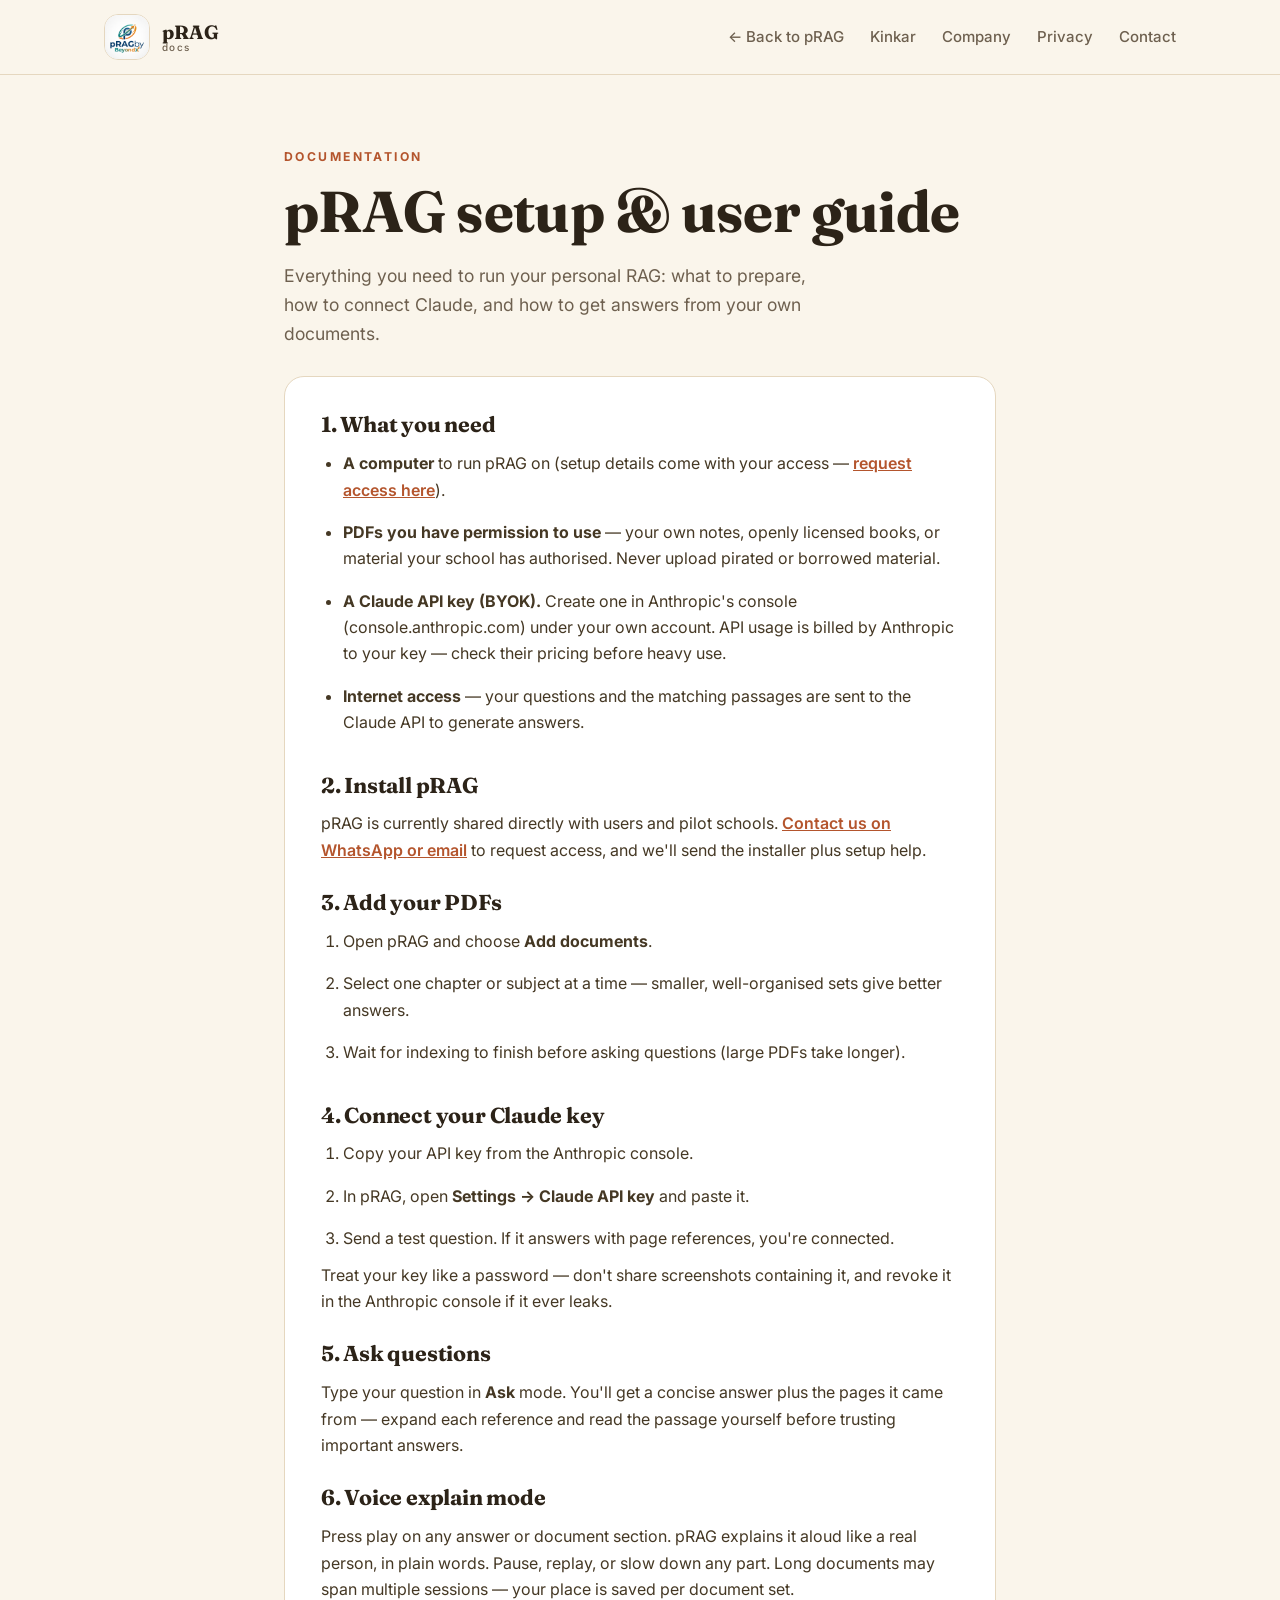
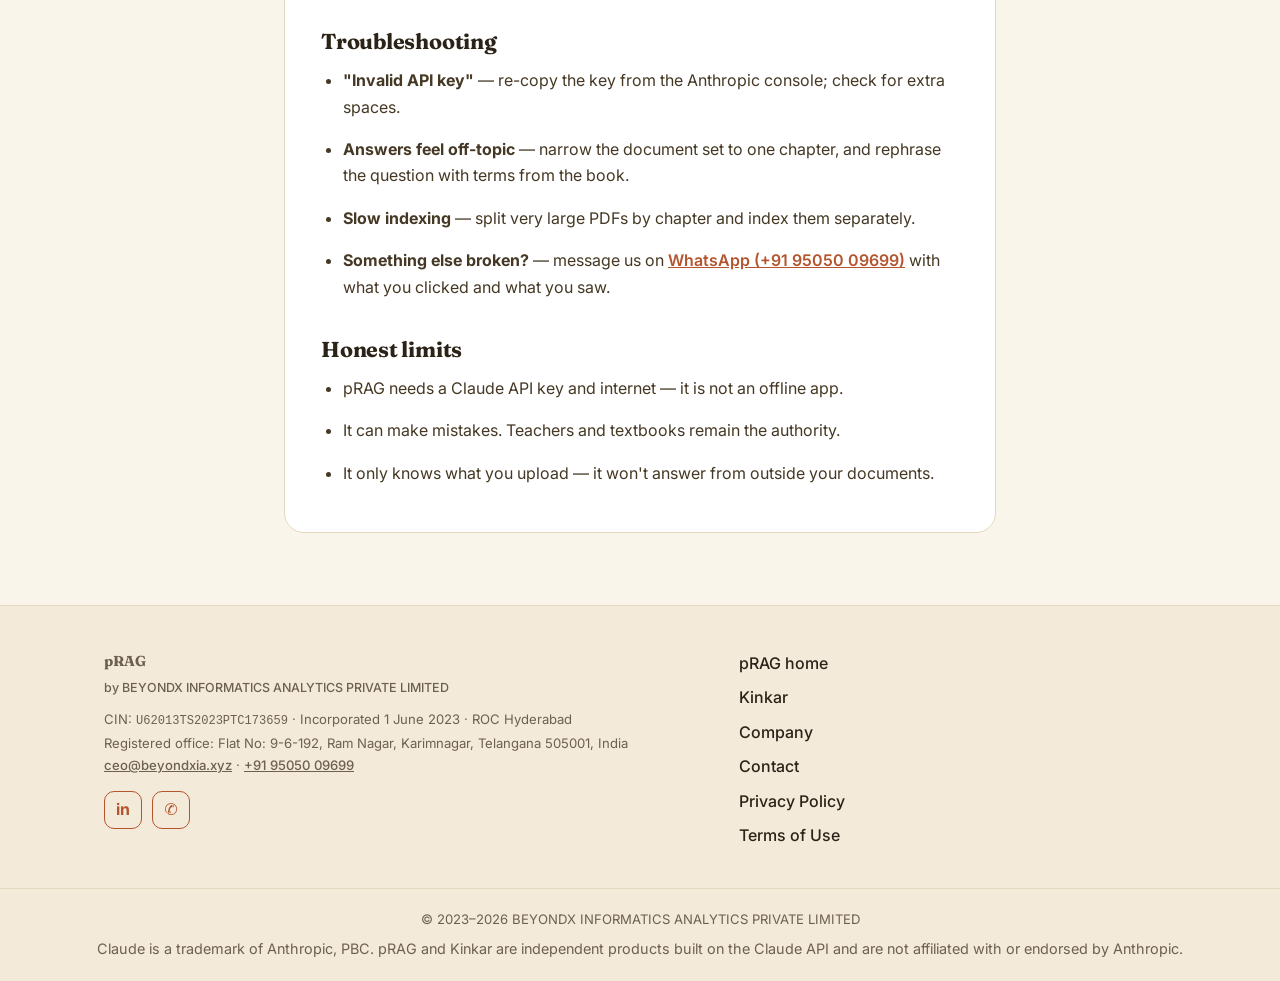
<file: docs.html>
<!DOCTYPE html>
<html lang="en">
<head>
<meta charset="UTF-8" />
<meta name="viewport" content="width=device-width, initial-scale=1.0" />
<title>pRAG Documentation — Setup & User Guide</title>
<meta name="description" content="pRAG documentation: what you need, how to install, add documents, connect your Claude API key, build your knowledge base, and use Ask and Voice-explain modes." />
<link rel="preconnect" href="https://fonts.googleapis.com">
<link rel="preconnect" href="https://fonts.gstatic.com" crossorigin>
<link href="https://fonts.googleapis.com/css2?family=Fraunces:opsz,wght@9..144,500;9..144,600;9..144,700&family=Inter:wght@400;500;600;700&display=swap" rel="stylesheet">
<link rel="stylesheet" href="product.css" />
</head>
<body>
<header class="pnav">
  <div class="pnav-inner">
    <a href="product.html" class="brand"><span class="brand-mark"><img src="prag-logo-256.png" alt="pRAG logo" /></span><span class="brand-text">pRAG <small>docs</small></span></a>
    <nav class="pnav-links">
      <a href="product.html">← Back to pRAG</a>
      <a href="kinkar.html">Kinkar</a>
      <a href="company.html">Company</a>
      <a href="privacy.html">Privacy</a>
      <a href="product.html#contact">Contact</a>
    </nav>
  </div>
</header>

<main class="section">
  <div class="container narrow">
    <p class="kicker">DOCUMENTATION</p>
    <h1>pRAG setup &amp; user guide</h1>
    <p class="lede">Everything you need to run your personal RAG: what to prepare, how to connect Claude, and how to get answers from your own documents.</p>

    <div class="doc">
      <h2>1. What you need</h2>
      <ul>
        <li><b>A computer</b> to run pRAG on (setup details come with your access — <a href="product.html#contact">request access here</a>).</li>
        <li><b>PDFs you have permission to use</b> — your own notes, openly licensed books, or material your school has authorised. Never upload pirated or borrowed material.</li>
        <li><b>A Claude API key (BYOK).</b> Create one in Anthropic's console (console.anthropic.com) under your own account. API usage is billed by Anthropic to your key — check their pricing before heavy use.</li>
        <li><b>Internet access</b> — your questions and the matching passages are sent to the Claude API to generate answers.</li>
      </ul>

      <h2>2. Install pRAG</h2>
      <!-- TODO:DOWNLOAD — replace this paragraph with the real download/install steps -->
      <p>pRAG is currently shared directly with users and pilot schools. <a href="product.html#contact">Contact us on WhatsApp or email</a> to request access, and we'll send the installer plus setup help.</p>

      <h2>3. Add your PDFs</h2>
      <ol>
        <li>Open pRAG and choose <b>Add documents</b>.</li>
        <li>Select one chapter or subject at a time — smaller, well-organised sets give better answers.</li>
        <li>Wait for indexing to finish before asking questions (large PDFs take longer).</li>
      </ol>

      <h2>4. Connect your Claude key</h2>
      <ol>
        <li>Copy your API key from the Anthropic console.</li>
        <li>In pRAG, open <b>Settings → Claude API key</b> and paste it.</li>
        <li>Send a test question. If it answers with page references, you're connected.</li>
      </ol>
      <p>Treat your key like a password — don't share screenshots containing it, and revoke it in the Anthropic console if it ever leaks.</p>

      <h2>5. Ask questions</h2>
      <p>Type your question in <b>Ask</b> mode. You'll get a concise answer plus the pages it came from — expand each reference and read the passage yourself before trusting important answers.</p>

      <h2>6. Voice explain mode</h2>
      <p>Press play on any answer or document section. pRAG explains it aloud like a real person, in plain words. Pause, replay, or slow down any part. Long documents may span multiple sessions — your place is saved per document set.</p>

      <h2>Troubleshooting</h2>
      <ul>
        <li><b>"Invalid API key"</b> — re-copy the key from the Anthropic console; check for extra spaces.</li>
        <li><b>Answers feel off-topic</b> — narrow the document set to one chapter, and rephrase the question with terms from the book.</li>
        <li><b>Slow indexing</b> — split very large PDFs by chapter and index them separately.</li>
        <li><b>Something else broken?</b> — message us on <a href="https://wa.me/919505009699" target="_blank" rel="noopener">WhatsApp (+91 95050 09699)</a> with what you clicked and what you saw.</li>
      </ul>

      <h2>Honest limits</h2>
      <ul>
        <li>pRAG needs a Claude API key and internet — it is not an offline app.</li>
        <li>It can make mistakes. Teachers and textbooks remain the authority.</li>
        <li>It only knows what you upload — it won't answer from outside your documents.</li>
      </ul>
    </div>
  </div>
</main>

<footer class="pfoot">
  <div class="container foot-grid">
    <div>
      <p class="fname">pRAG <span>by BEYONDX INFORMATICS ANALYTICS PRIVATE LIMITED</span></p>
      <address class="legal">
        CIN: <span class="mono">U62013TS2023PTC173659</span> · Incorporated 1 June 2023 · ROC Hyderabad<br/>
        Registered office: Flat No: 9-6-192, Ram Nagar, Karimnagar, Telangana 505001, India<br/>
        <a href="mailto:ceo@beyondxia.xyz">ceo@beyondxia.xyz</a> · <a href="tel:+919505009699">+91 95050 09699</a>
      </address>
      <div class="socials">
        <a href="https://www.linkedin.com/in/aditya-nanda/" target="_blank" rel="noopener" aria-label="LinkedIn">in</a>
        <a href="https://wa.me/919505009699" target="_blank" rel="noopener" aria-label="WhatsApp">✆</a>
      </div>
    </div>
    <div>
      <a href="product.html">pRAG home</a>
      <a href="kinkar.html">Kinkar</a>
      <a href="company.html">Company</a>
      <a href="product.html#contact">Contact</a>
      <a href="privacy.html">Privacy Policy</a>
      <a href="terms.html">Terms of Use</a>
    </div>
  </div>
  <div class="foot-base">© 2023–2026 BEYONDX INFORMATICS ANALYTICS PRIVATE LIMITED
    <p class="tm-note">Claude is a trademark of Anthropic, PBC. pRAG and Kinkar are independent products built on the Claude API and are not affiliated with or endorsed by Anthropic.</p>
  </div>
</footer>
</body>
</html>
</file>
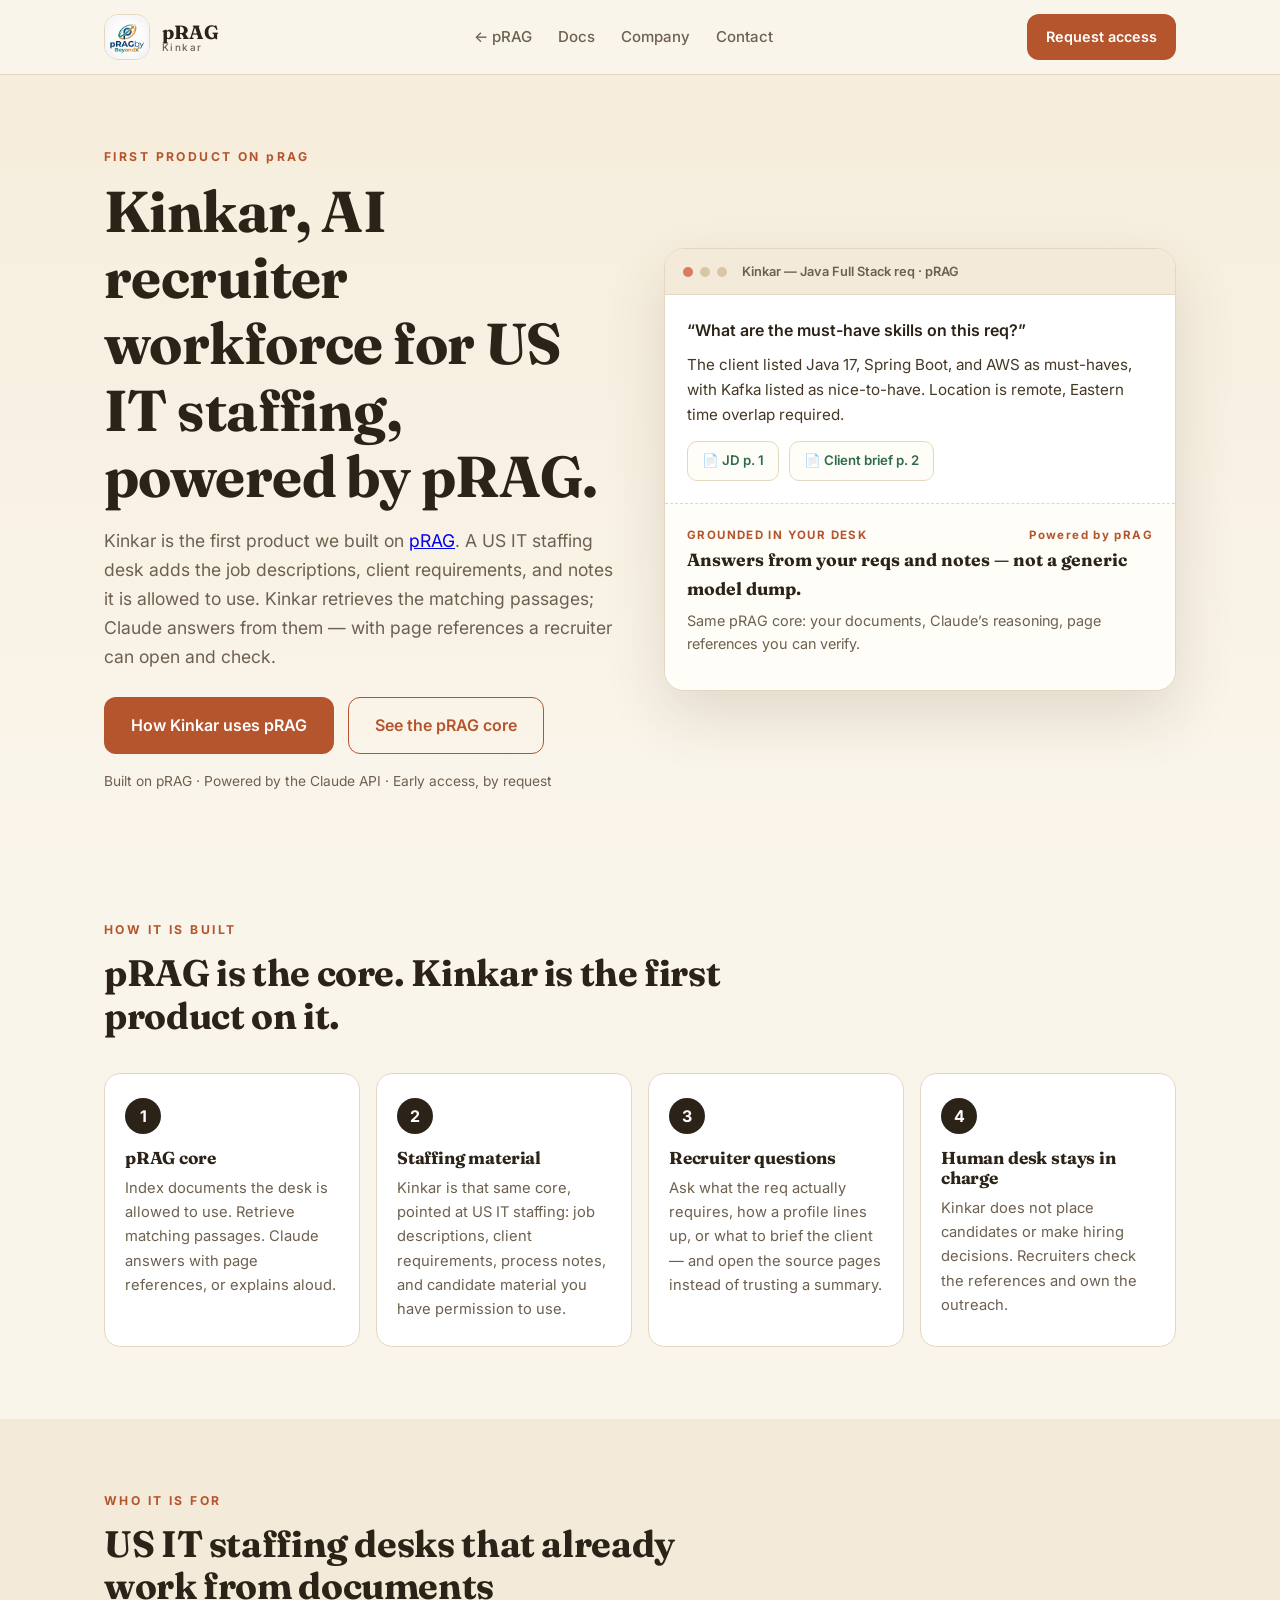
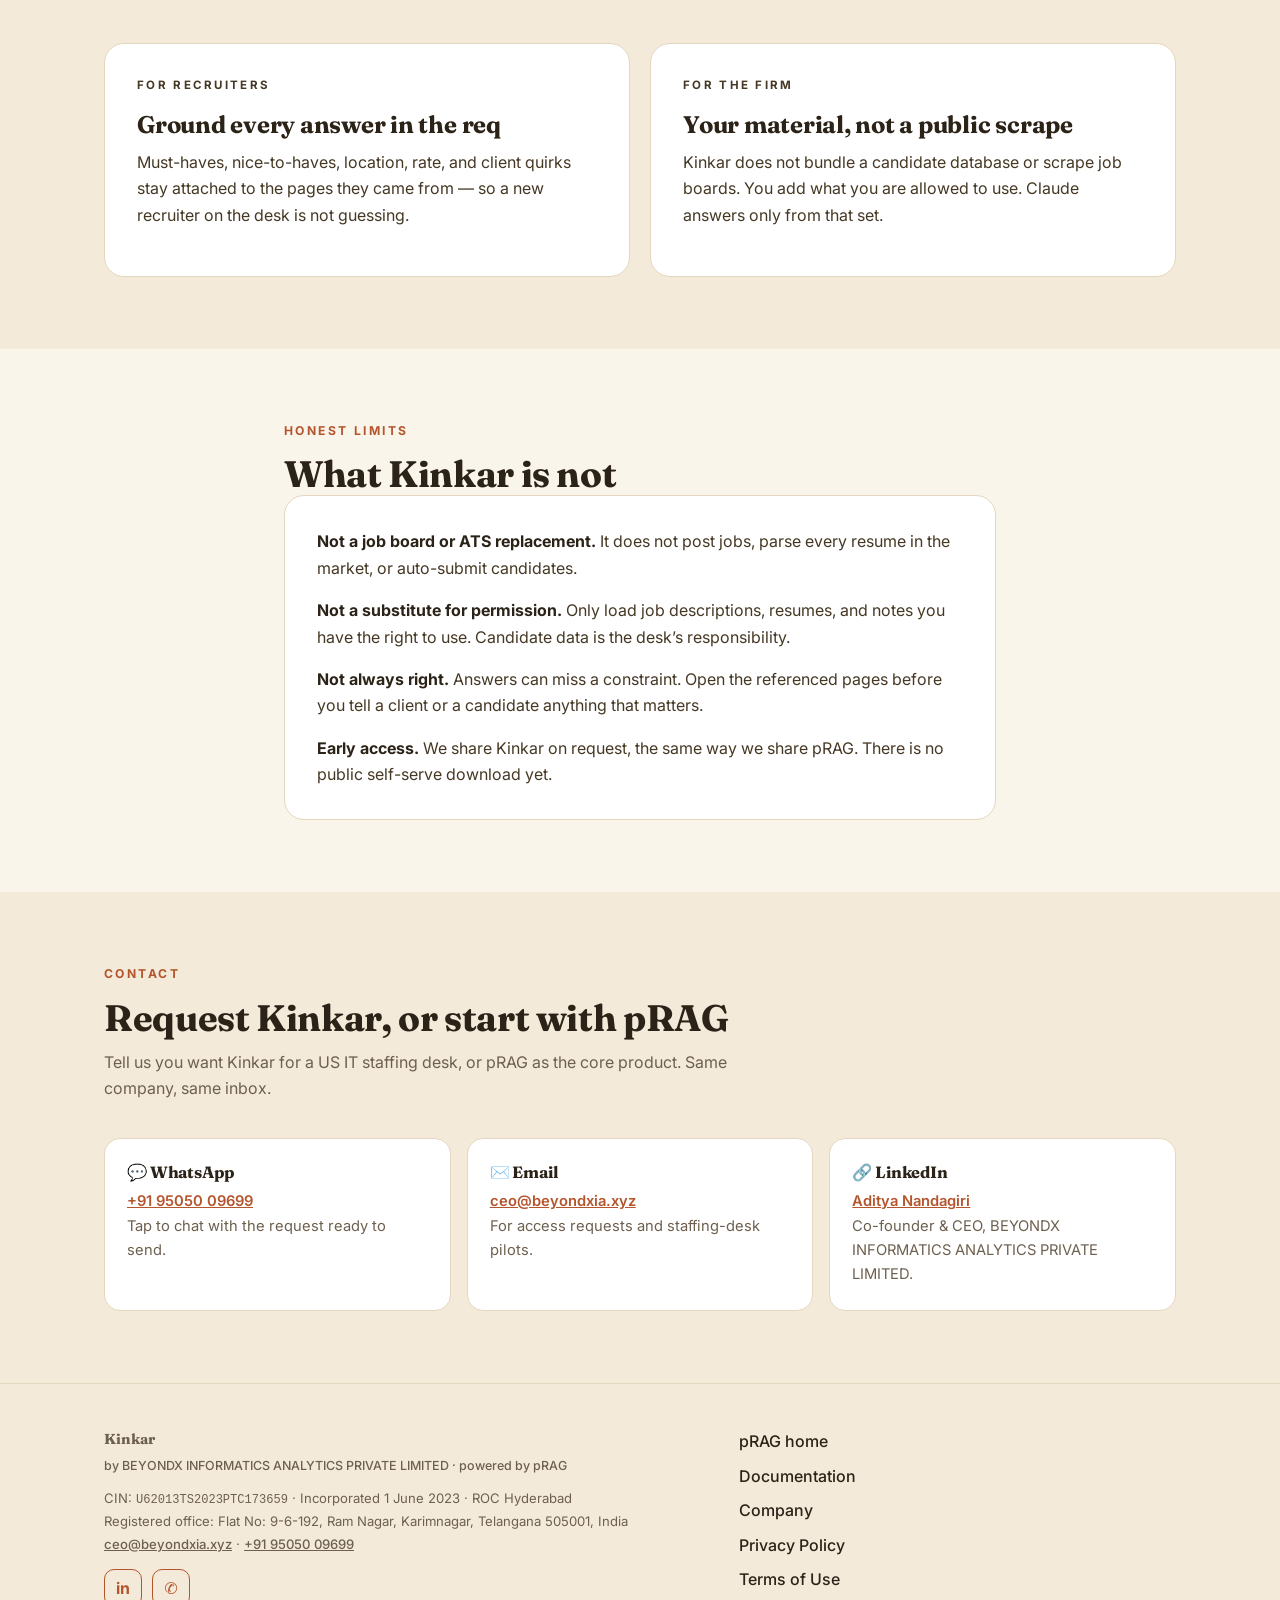
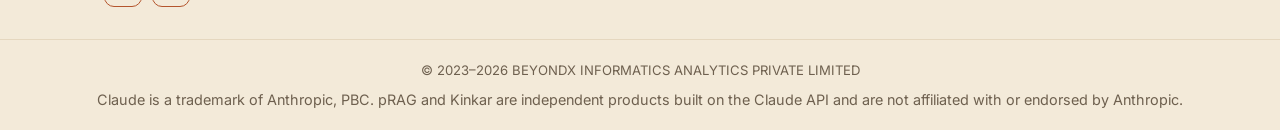
<file: kinkar.html>
<!DOCTYPE html>
<html lang="en">
<head>
<meta charset="UTF-8" />
<meta name="viewport" content="width=device-width, initial-scale=1.0" />
<title>Kinkar — AI recruiter workforce for US IT staffing, powered by pRAG</title>
<meta name="description" content="Kinkar is the first product built on pRAG: an AI recruiter workforce for US IT staffing. Recruiters add their own job descriptions, client requirements, and notes; Claude answers with page references from that material." />
<meta property="og:title" content="Kinkar — powered by pRAG" />
<meta property="og:description" content="AI recruiter workforce for US IT staffing, built on pRAG by Beyondx." />
<meta property="og:type" content="website" />
<meta property="og:url" content="https://www.beyondxia.xyz/kinkar" />
<link rel="canonical" href="https://www.beyondxia.xyz/kinkar" />
<script type="application/ld+json">
{
  "@context": "https://schema.org",
  "@type": "SoftwareApplication",
  "name": "Kinkar",
  "applicationCategory": "BusinessApplication",
  "description": "AI recruiter workforce for US IT staffing, powered by pRAG.",
  "url": "https://www.beyondxia.xyz/kinkar",
  "isBasedOn": "https://www.beyondxia.xyz/",
  "publisher": {
    "@type": "Organization",
    "name": "BEYONDX INFORMATICS ANALYTICS PRIVATE LIMITED",
    "url": "https://www.beyondxia.xyz/"
  }
}
</script>
<link rel="preconnect" href="https://fonts.googleapis.com">
<link rel="preconnect" href="https://fonts.gstatic.com" crossorigin>
<link href="https://fonts.googleapis.com/css2?family=Fraunces:opsz,wght@9..144,500;9..144,600;9..144,700&family=Inter:wght@400;500;600;700&display=swap" rel="stylesheet">
<link rel="stylesheet" href="product.css" />
<link rel="icon" href="prag-logo-256.png" />
</head>
<body>
<header class="pnav">
  <div class="pnav-inner">
    <a href="product.html" class="brand">
      <span class="brand-mark"><img src="prag-logo-256.png" alt="pRAG logo" /></span>
      <span class="brand-text">pRAG <small>Kinkar</small></span>
    </a>
    <nav class="pnav-links">
      <a href="product.html">← pRAG</a>
      <a href="docs.html">Docs</a>
      <a href="company.html">Company</a>
      <a href="#contact">Contact</a>
    </nav>
    <div class="pnav-cta">
      <a href="#contact" class="btn btn-primary btn-sm">Request access</a>
      <button class="hamburger" id="hamburger" aria-label="Menu"><span></span><span></span><span></span></button>
    </div>
  </div>
  <div class="mobile-menu" id="mobileMenu">
    <a href="product.html">← pRAG</a>
    <a href="docs.html">Docs</a>
    <a href="company.html">Company</a>
    <a href="#contact">Contact</a>
    <a href="#contact" class="btn btn-primary">Request access</a>
  </div>
</header>

<main>
<section class="hero">
  <div class="container hero-grid">
    <div class="hero-copy reveal">
      <p class="kicker">FIRST PRODUCT ON pRAG</p>
      <h1>Kinkar, AI recruiter workforce for US IT staffing, powered by pRAG.</h1>
      <p class="lede">Kinkar is the first product we built on <a href="product.html">pRAG</a>. A US IT staffing desk adds the job descriptions, client requirements, and notes it is allowed to use. Kinkar retrieves the matching passages; Claude answers from them — with page references a recruiter can open and check.</p>
      <div class="hero-ctas">
        <a href="#how" class="btn btn-primary btn-lg">How Kinkar uses pRAG</a>
        <a href="product.html" class="btn btn-outline btn-lg">See the pRAG core</a>
      </div>
      <p class="hero-note">Built on pRAG · Powered by the Claude API · Early access, by request</p>
    </div>

    <div class="mockup reveal" aria-label="Kinkar product preview">
      <div class="mock-window">
        <div class="mock-bar"><i></i><i></i><i></i><span>Kinkar — Java Full Stack req · pRAG</span></div>
        <div class="mock-qa">
          <p class="mock-q">“What are the must-have skills on this req?”</p>
          <p class="mock-a">The client listed Java 17, Spring Boot, and AWS as must-haves, with Kafka listed as nice-to-have. Location is remote, Eastern time overlap required.</p>
          <div class="refs">
            <details class="ref"><summary>📄 JD p. 1</summary><p>“…must have: Java 17, Spring Boot, AWS. Nice to have: Kafka…”</p></details>
            <details class="ref"><summary>📄 Client brief p. 2</summary><p>“…candidate must overlap Eastern business hours; fully remote is acceptable…”</p></details>
          </div>
        </div>
        <div class="mock-lesson">
          <div class="lesson-top"><span>GROUNDED IN YOUR DESK</span><span>Powered by pRAG</span></div>
          <p class="lesson-title">Answers from your reqs and notes — not a generic model dump.</p>
          <p class="lesson-body">Same pRAG core: your documents, Claude’s reasoning, page references you can verify.</p>
        </div>
      </div>
    </div>
  </div>
</section>

<section id="how" class="section">
  <div class="container">
    <div class="sec-head reveal">
      <p class="kicker">HOW IT IS BUILT</p>
      <h2>pRAG is the core. Kinkar is the first product on it.</h2>
    </div>
    <ol class="steps">
      <li class="step reveal"><span class="n">1</span><h3>pRAG core</h3><p>Index documents the desk is allowed to use. Retrieve matching passages. Claude answers with page references, or explains aloud.</p></li>
      <li class="step reveal"><span class="n">2</span><h3>Staffing material</h3><p>Kinkar is that same core, pointed at US IT staffing: job descriptions, client requirements, process notes, and candidate material you have permission to use.</p></li>
      <li class="step reveal"><span class="n">3</span><h3>Recruiter questions</h3><p>Ask what the req actually requires, how a profile lines up, or what to brief the client — and open the source pages instead of trusting a summary.</p></li>
      <li class="step reveal"><span class="n">4</span><h3>Human desk stays in charge</h3><p>Kinkar does not place candidates or make hiring decisions. Recruiters check the references and own the outreach.</p></li>
    </ol>
  </div>
</section>

<section class="section tint">
  <div class="container">
    <div class="sec-head reveal">
      <p class="kicker">WHO IT IS FOR</p>
      <h2>US IT staffing desks that already work from documents</h2>
    </div>
    <div class="modes">
      <article class="mode reveal">
        <p class="mode-tag">FOR RECRUITERS</p>
        <h3>Ground every answer in the req</h3>
        <p>Must-haves, nice-to-haves, location, rate, and client quirks stay attached to the pages they came from — so a new recruiter on the desk is not guessing.</p>
      </article>
      <article class="mode reveal">
        <p class="mode-tag">FOR THE FIRM</p>
        <h3>Your material, not a public scrape</h3>
        <p>Kinkar does not bundle a candidate database or scrape job boards. You add what you are allowed to use. Claude answers only from that set.</p>
      </article>
    </div>
  </div>
</section>

<section class="section">
  <div class="container narrow reveal">
    <p class="kicker">HONEST LIMITS</p>
    <h2>What Kinkar is not</h2>
    <div class="plain">
      <p><b>Not a job board or ATS replacement.</b> It does not post jobs, parse every resume in the market, or auto-submit candidates.</p>
      <p><b>Not a substitute for permission.</b> Only load job descriptions, resumes, and notes you have the right to use. Candidate data is the desk’s responsibility.</p>
      <p><b>Not always right.</b> Answers can miss a constraint. Open the referenced pages before you tell a client or a candidate anything that matters.</p>
      <p><b>Early access.</b> We share Kinkar on request, the same way we share pRAG. There is no public self-serve download yet.</p>
    </div>
  </div>
</section>

<section id="contact" class="section tint">
  <div class="container">
    <div class="sec-head reveal">
      <p class="kicker">CONTACT</p>
      <h2>Request Kinkar, or start with pRAG</h2>
      <p class="sec-sub">Tell us you want Kinkar for a US IT staffing desk, or pRAG as the core product. Same company, same inbox.</p>
    </div>
    <div class="benefits">
      <div class="benefit reveal"><h3>💬 WhatsApp</h3><p><a href="https://wa.me/919505009699?text=Hi%20BEYONDX%2C%20I%27d%20like%20to%20learn%20about%20Kinkar." target="_blank" rel="noopener">+91 95050 09699</a><br/>Tap to chat with the request ready to send.</p></div>
      <div class="benefit reveal"><h3>✉️ Email</h3><p><a href="mailto:ceo@beyondxia.xyz?subject=Kinkar%20access">ceo@beyondxia.xyz</a><br/>For access requests and staffing-desk pilots.</p></div>
      <div class="benefit reveal"><h3>🔗 LinkedIn</h3><p><a href="https://www.linkedin.com/in/aditya-nanda/" target="_blank" rel="noopener">Aditya Nandagiri</a><br/>Co-founder &amp; CEO, BEYONDX INFORMATICS ANALYTICS PRIVATE LIMITED.</p></div>
    </div>
  </div>
</section>
</main>

<footer class="pfoot">
  <div class="container foot-grid">
    <div>
      <p class="fname">Kinkar <span>by BEYONDX INFORMATICS ANALYTICS PRIVATE LIMITED · powered by pRAG</span></p>
      <address class="legal">
        CIN: <span class="mono">U62013TS2023PTC173659</span> · Incorporated 1 June 2023 · ROC Hyderabad<br/>
        Registered office: Flat No: 9-6-192, Ram Nagar, Karimnagar, Telangana 505001, India<br/>
        <a href="mailto:ceo@beyondxia.xyz">ceo@beyondxia.xyz</a> · <a href="tel:+919505009699">+91 95050 09699</a>
      </address>
      <div class="socials">
        <a href="https://www.linkedin.com/in/aditya-nanda/" target="_blank" rel="noopener" aria-label="LinkedIn">in</a>
        <a href="https://wa.me/919505009699" target="_blank" rel="noopener" aria-label="WhatsApp">✆</a>
      </div>
    </div>
    <div>
      <a href="product.html">pRAG home</a>
      <a href="docs.html">Documentation</a>
      <a href="company.html">Company</a>
      <a href="privacy.html">Privacy Policy</a>
      <a href="terms.html">Terms of Use</a>
    </div>
  </div>
  <div class="foot-base">© 2023–2026 BEYONDX INFORMATICS ANALYTICS PRIVATE LIMITED
    <p class="tm-note">Claude is a trademark of Anthropic, PBC. pRAG and Kinkar are independent products built on the Claude API and are not affiliated with or endorsed by Anthropic.</p>
  </div>
</footer>
<script src="product.js"></script>
</body>
</html>
</file>
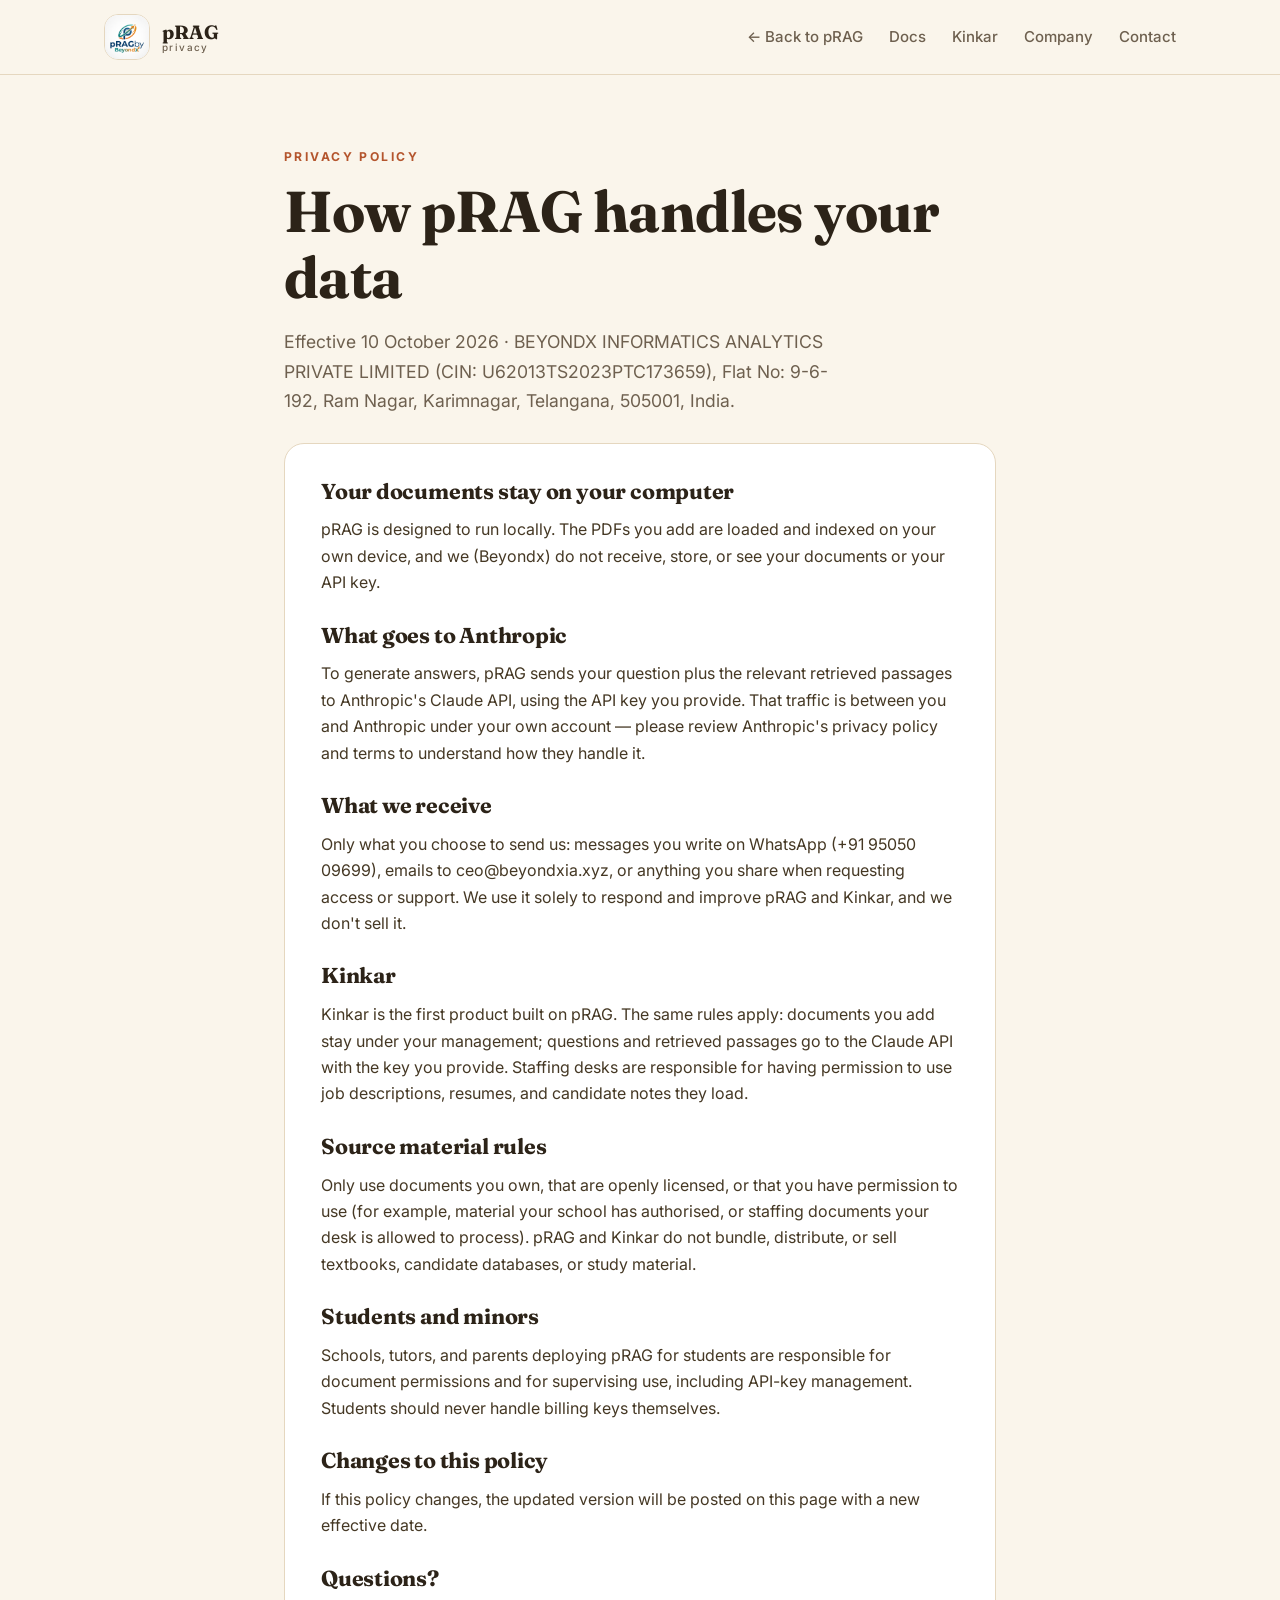
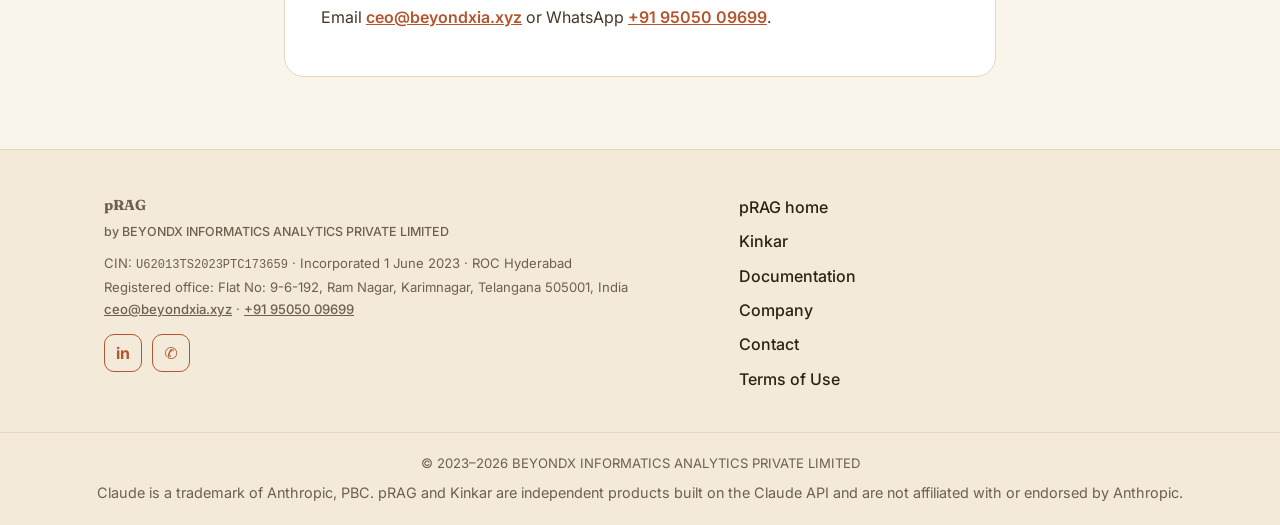
<file: privacy.html>
<!DOCTYPE html>
<html lang="en">
<head>
<meta charset="UTF-8" />
<meta name="viewport" content="width=device-width, initial-scale=1.0" />
<title>pRAG Privacy Policy — Beyondx</title>
<meta name="description" content="Privacy policy for pRAG by BEYONDX INFORMATICS ANALYTICS PRIVATE LIMITED: what stays on your device, what goes to Anthropic's Claude API, and how to reach us." />
<link rel="preconnect" href="https://fonts.googleapis.com">
<link rel="preconnect" href="https://fonts.gstatic.com" crossorigin>
<link href="https://fonts.googleapis.com/css2?family=Fraunces:opsz,wght@9..144,500;9..144,600;9..144,700&family=Inter:wght@400;500;600;700&display=swap" rel="stylesheet">
<link rel="stylesheet" href="product.css" />
</head>
<body>
<header class="pnav">
  <div class="pnav-inner">
    <a href="product.html" class="brand"><span class="brand-mark"><img src="prag-logo-256.png" alt="pRAG logo" /></span><span class="brand-text">pRAG <small>privacy</small></span></a>
    <nav class="pnav-links">
      <a href="product.html">← Back to pRAG</a>
      <a href="docs.html">Docs</a>
      <a href="kinkar.html">Kinkar</a>
      <a href="company.html">Company</a>
      <a href="product.html#contact">Contact</a>
    </nav>
  </div>
</header>

<main class="section">
  <div class="container narrow">
    <p class="kicker">PRIVACY POLICY</p>
    <h1>How pRAG handles your data</h1>
    <p class="lede">Effective 10 October 2026 · BEYONDX INFORMATICS ANALYTICS PRIVATE LIMITED (CIN: U62013TS2023PTC173659), Flat No: 9-6-192, Ram Nagar, Karimnagar, Telangana, 505001, India.</p>

    <div class="doc">
      <h2>Your documents stay on your computer</h2>
      <p>pRAG is designed to run locally. The PDFs you add are loaded and indexed on your own device, and we (Beyondx) do not receive, store, or see your documents or your API key.</p>

      <h2>What goes to Anthropic</h2>
      <p>To generate answers, pRAG sends your question plus the relevant retrieved passages to Anthropic's Claude API, using the API key you provide. That traffic is between you and Anthropic under your own account — please review Anthropic's privacy policy and terms to understand how they handle it.</p>

      <h2>What we receive</h2>
      <p>Only what you choose to send us: messages you write on WhatsApp (+91 95050 09699), emails to ceo@beyondxia.xyz, or anything you share when requesting access or support. We use it solely to respond and improve pRAG and Kinkar, and we don't sell it.</p>

      <h2>Kinkar</h2>
      <p>Kinkar is the first product built on pRAG. The same rules apply: documents you add stay under your management; questions and retrieved passages go to the Claude API with the key you provide. Staffing desks are responsible for having permission to use job descriptions, resumes, and candidate notes they load.</p>

      <h2>Source material rules</h2>
      <p>Only use documents you own, that are openly licensed, or that you have permission to use (for example, material your school has authorised, or staffing documents your desk is allowed to process). pRAG and Kinkar do not bundle, distribute, or sell textbooks, candidate databases, or study material.</p>

      <h2>Students and minors</h2>
      <p>Schools, tutors, and parents deploying pRAG for students are responsible for document permissions and for supervising use, including API-key management. Students should never handle billing keys themselves.</p>

      <h2>Changes to this policy</h2>
      <p>If this policy changes, the updated version will be posted on this page with a new effective date.</p>

      <h2>Questions?</h2>
      <p>Email <a href="mailto:ceo@beyondxia.xyz">ceo@beyondxia.xyz</a> or WhatsApp <a href="https://wa.me/919505009699" target="_blank" rel="noopener">+91 95050 09699</a>.</p>
    </div>
  </div>
</main>

<footer class="pfoot">
  <div class="container foot-grid">
    <div>
      <p class="fname">pRAG <span>by BEYONDX INFORMATICS ANALYTICS PRIVATE LIMITED</span></p>
      <address class="legal">
        CIN: <span class="mono">U62013TS2023PTC173659</span> · Incorporated 1 June 2023 · ROC Hyderabad<br/>
        Registered office: Flat No: 9-6-192, Ram Nagar, Karimnagar, Telangana 505001, India<br/>
        <a href="mailto:ceo@beyondxia.xyz">ceo@beyondxia.xyz</a> · <a href="tel:+919505009699">+91 95050 09699</a>
      </address>
      <div class="socials">
        <a href="https://www.linkedin.com/in/aditya-nanda/" target="_blank" rel="noopener" aria-label="LinkedIn">in</a>
        <a href="https://wa.me/919505009699" target="_blank" rel="noopener" aria-label="WhatsApp">✆</a>
      </div>
    </div>
    <div>
      <a href="product.html">pRAG home</a>
      <a href="kinkar.html">Kinkar</a>
      <a href="docs.html">Documentation</a>
      <a href="company.html">Company</a>
      <a href="product.html#contact">Contact</a>
      <a href="terms.html">Terms of Use</a>
    </div>
  </div>
  <div class="foot-base">© 2023–2026 BEYONDX INFORMATICS ANALYTICS PRIVATE LIMITED
    <p class="tm-note">Claude is a trademark of Anthropic, PBC. pRAG and Kinkar are independent products built on the Claude API and are not affiliated with or endorsed by Anthropic.</p>
  </div>
</footer>
</body>
</html>
</file>
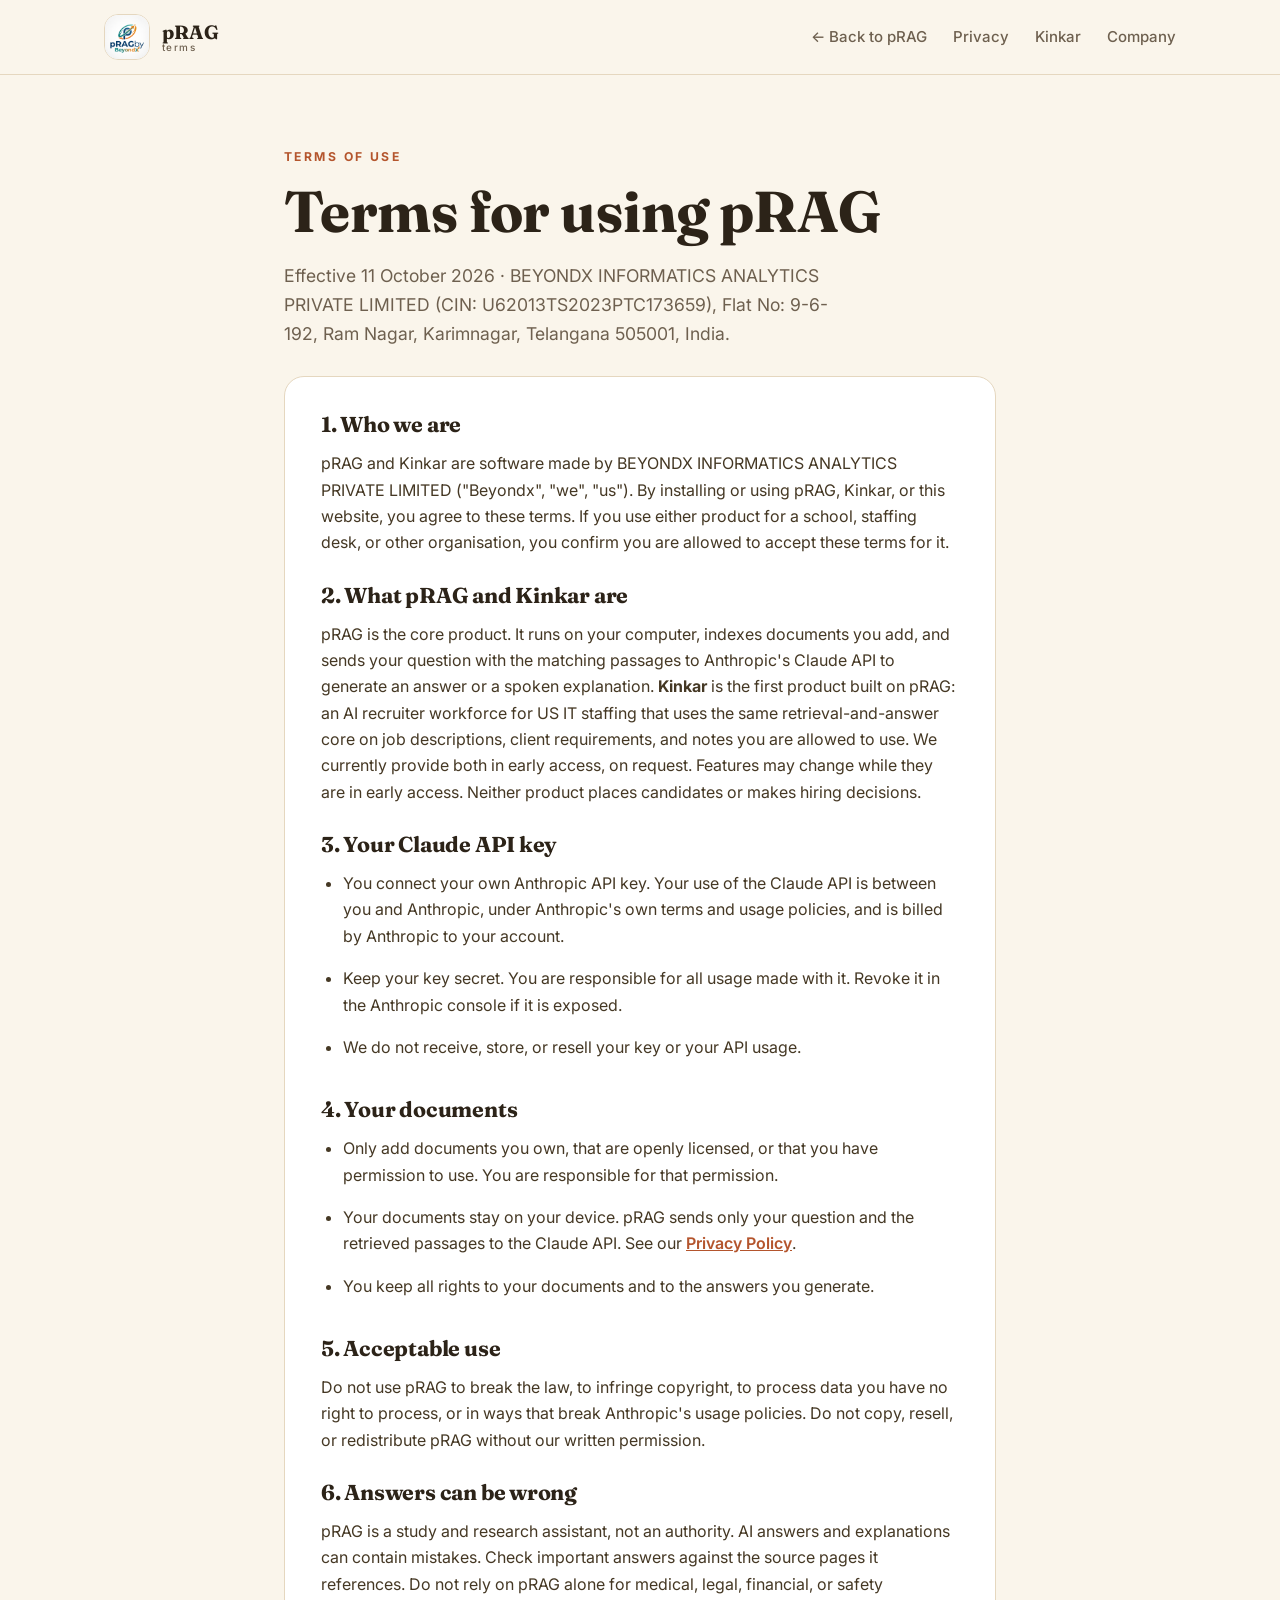
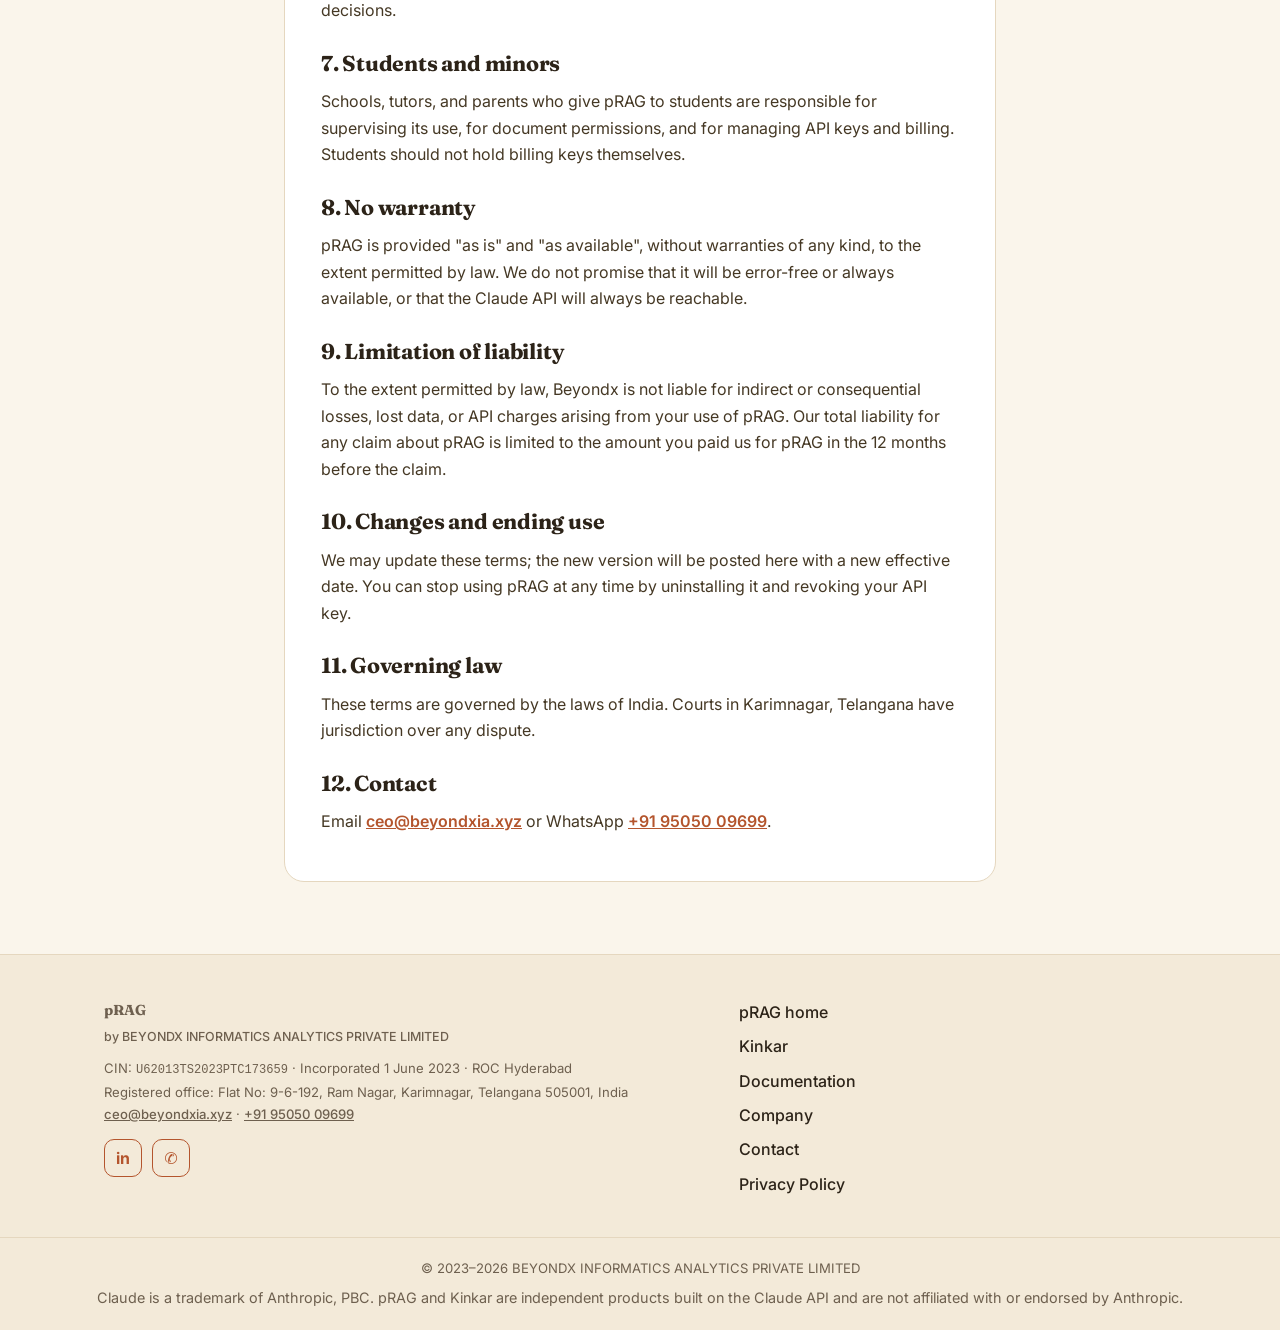
<file: terms.html>
<!DOCTYPE html>
<html lang="en">
<head>
<meta charset="UTF-8" />
<meta name="viewport" content="width=device-width, initial-scale=1.0" />
<title>pRAG Terms of Use — BEYONDX INFORMATICS ANALYTICS PRIVATE LIMITED</title>
<meta name="description" content="Terms of use for pRAG by BEYONDX INFORMATICS ANALYTICS PRIVATE LIMITED: your documents, your Claude API key, acceptable use, and limits of the service." />
<link rel="canonical" href="https://www.beyondxia.xyz/terms" />
<link rel="preconnect" href="https://fonts.googleapis.com">
<link rel="preconnect" href="https://fonts.gstatic.com" crossorigin>
<link href="https://fonts.googleapis.com/css2?family=Fraunces:opsz,wght@9..144,500;9..144,600;9..144,700&family=Inter:wght@400;500;600;700&display=swap" rel="stylesheet">
<link rel="stylesheet" href="product.css" />
<link rel="icon" href="prag-logo-256.png" />
</head>
<body>
<header class="pnav">
  <div class="pnav-inner">
    <a href="product.html" class="brand"><span class="brand-mark"><img src="prag-logo-256.png" alt="pRAG logo" /></span><span class="brand-text">pRAG <small>terms</small></span></a>
    <nav class="pnav-links">
      <a href="product.html">← Back to pRAG</a>
      <a href="privacy.html">Privacy</a>
      <a href="kinkar.html">Kinkar</a>
      <a href="company.html">Company</a>
    </nav>
  </div>
</header>

<main class="section">
  <div class="container narrow">
    <p class="kicker">TERMS OF USE</p>
    <h1>Terms for using pRAG</h1>
    <p class="lede">Effective 11 October 2026 · BEYONDX INFORMATICS ANALYTICS PRIVATE LIMITED (CIN: U62013TS2023PTC173659), Flat No: 9-6-192, Ram Nagar, Karimnagar, Telangana 505001, India.</p>

    <div class="doc">
      <h2>1. Who we are</h2>
      <p>pRAG and Kinkar are software made by BEYONDX INFORMATICS ANALYTICS PRIVATE LIMITED ("Beyondx", "we", "us"). By installing or using pRAG, Kinkar, or this website, you agree to these terms. If you use either product for a school, staffing desk, or other organisation, you confirm you are allowed to accept these terms for it.</p>

      <h2>2. What pRAG and Kinkar are</h2>
      <p>pRAG is the core product. It runs on your computer, indexes documents you add, and sends your question with the matching passages to Anthropic's Claude API to generate an answer or a spoken explanation. <b>Kinkar</b> is the first product built on pRAG: an AI recruiter workforce for US IT staffing that uses the same retrieval-and-answer core on job descriptions, client requirements, and notes you are allowed to use. We currently provide both in early access, on request. Features may change while they are in early access. Neither product places candidates or makes hiring decisions.</p>

      <h2>3. Your Claude API key</h2>
      <ul>
        <li>You connect your own Anthropic API key. Your use of the Claude API is between you and Anthropic, under Anthropic's own terms and usage policies, and is billed by Anthropic to your account.</li>
        <li>Keep your key secret. You are responsible for all usage made with it. Revoke it in the Anthropic console if it is exposed.</li>
        <li>We do not receive, store, or resell your key or your API usage.</li>
      </ul>

      <h2>4. Your documents</h2>
      <ul>
        <li>Only add documents you own, that are openly licensed, or that you have permission to use. You are responsible for that permission.</li>
        <li>Your documents stay on your device. pRAG sends only your question and the retrieved passages to the Claude API. See our <a href="privacy.html">Privacy Policy</a>.</li>
        <li>You keep all rights to your documents and to the answers you generate.</li>
      </ul>

      <h2>5. Acceptable use</h2>
      <p>Do not use pRAG to break the law, to infringe copyright, to process data you have no right to process, or in ways that break Anthropic's usage policies. Do not copy, resell, or redistribute pRAG without our written permission.</p>

      <h2>6. Answers can be wrong</h2>
      <p>pRAG is a study and research assistant, not an authority. AI answers and explanations can contain mistakes. Check important answers against the source pages it references. Do not rely on pRAG alone for medical, legal, financial, or safety decisions.</p>

      <h2>7. Students and minors</h2>
      <p>Schools, tutors, and parents who give pRAG to students are responsible for supervising its use, for document permissions, and for managing API keys and billing. Students should not hold billing keys themselves.</p>

      <h2>8. No warranty</h2>
      <p>pRAG is provided "as is" and "as available", without warranties of any kind, to the extent permitted by law. We do not promise that it will be error-free or always available, or that the Claude API will always be reachable.</p>

      <h2>9. Limitation of liability</h2>
      <p>To the extent permitted by law, Beyondx is not liable for indirect or consequential losses, lost data, or API charges arising from your use of pRAG. Our total liability for any claim about pRAG is limited to the amount you paid us for pRAG in the 12 months before the claim.</p>

      <h2>10. Changes and ending use</h2>
      <p>We may update these terms; the new version will be posted here with a new effective date. You can stop using pRAG at any time by uninstalling it and revoking your API key.</p>

      <h2>11. Governing law</h2>
      <p>These terms are governed by the laws of India. Courts in Karimnagar, Telangana have jurisdiction over any dispute.</p>

      <h2>12. Contact</h2>
      <p>Email <a href="mailto:ceo@beyondxia.xyz">ceo@beyondxia.xyz</a> or WhatsApp <a href="https://wa.me/919505009699" target="_blank" rel="noopener">+91 95050 09699</a>.</p>
    </div>
  </div>
</main>

<footer class="pfoot">
  <div class="container foot-grid">
    <div>
      <p class="fname">pRAG <span>by BEYONDX INFORMATICS ANALYTICS PRIVATE LIMITED</span></p>
      <address class="legal">
        CIN: <span class="mono">U62013TS2023PTC173659</span> · Incorporated 1 June 2023 · ROC Hyderabad<br/>
        Registered office: Flat No: 9-6-192, Ram Nagar, Karimnagar, Telangana 505001, India<br/>
        <a href="mailto:ceo@beyondxia.xyz">ceo@beyondxia.xyz</a> · <a href="tel:+919505009699">+91 95050 09699</a>
      </address>
      <div class="socials">
        <a href="https://www.linkedin.com/in/aditya-nanda/" target="_blank" rel="noopener" aria-label="LinkedIn">in</a>
        <a href="https://wa.me/919505009699" target="_blank" rel="noopener" aria-label="WhatsApp">✆</a>
      </div>
    </div>
    <div>
      <a href="product.html">pRAG home</a>
      <a href="kinkar.html">Kinkar</a>
      <a href="docs.html">Documentation</a>
      <a href="company.html">Company</a>
      <a href="product.html#contact">Contact</a>
      <a href="privacy.html">Privacy Policy</a>
    </div>
  </div>
  <div class="foot-base">© 2023–2026 BEYONDX INFORMATICS ANALYTICS PRIVATE LIMITED
    <p class="tm-note">Claude is a trademark of Anthropic, PBC. pRAG and Kinkar are independent products built on the Claude API and are not affiliated with or endorsed by Anthropic.</p>
  </div>
</footer>
</body>
</html>
</file>
<file: product.css>
/* LESSONBASE — warm, calm, student-friendly theme (deliberately distinct from the agency dark site) */
:root{
  --paper:#FAF5EB; --tint:#F3EAD9; --card:#FFFFFF;
  --ink:#2C2318; --muted:#6E604F; --line:#E5D7BF;
  --accent:#B4552D; --accent-dark:#8F3E1F; --green:#2F6B4F; --gold:#D9A441;
  --radius:16px; --font:'Inter',system-ui,sans-serif; --disp:'Fraunces',Georgia,serif;
}
*{box-sizing:border-box;margin:0;padding:0}
html{scroll-behavior:smooth;scroll-padding-top:90px}
body{background:var(--paper);color:var(--ink);font-family:var(--font);line-height:1.65}
.container{max-width:1120px;margin:0 auto;padding:0 24px}
.narrow{max-width:760px}
h1,h2,h3{font-family:var(--disp);line-height:1.15;letter-spacing:-.01em}
h1{font-size:clamp(2.3rem,5vw,3.6rem)} h2{font-size:clamp(1.6rem,3.2vw,2.3rem)}
.kicker{font-size:.76rem;letter-spacing:.2em;font-weight:700;color:var(--accent);margin-bottom:12px}
.lede{font-size:1.1rem;color:var(--muted);margin-top:16px;max-width:34rem}

/* NAV */
.pnav{position:sticky;top:0;z-index:50;background:rgba(250,245,235,.9);backdrop-filter:blur(14px);border-bottom:1px solid var(--line)}
.pnav-inner{max-width:1120px;margin:0 auto;padding:14px 24px;display:flex;align-items:center;justify-content:space-between;gap:16px}
.brand{display:flex;align-items:center;gap:12px;text-decoration:none;color:var(--ink)}
.brand-mark{width:46px;height:46px;border-radius:14px;overflow:hidden;background:#fff;border:1px solid var(--line);flex:none}
.brand-mark img{width:100%;height:100%;object-fit:contain}
.brand-text{font-family:var(--disp);font-weight:700;font-size:1.2rem;line-height:1.05}
.brand-text small{display:block;font-family:var(--font);font-weight:500;font-size:.62rem;letter-spacing:.14em;color:var(--muted)}
.pnav-links{display:flex;gap:26px}.pnav-links a{color:var(--muted);text-decoration:none;font-weight:500;font-size:.94rem}.pnav-links a:hover{color:var(--ink)}
.pnav-cta{display:flex;align-items:center;gap:12px}
.btn{display:inline-flex;align-items:center;justify-content:center;gap:8px;text-decoration:none;font-weight:600;border-radius:12px;border:1px solid transparent;cursor:pointer;transition:.2s}
.btn-primary{background:var(--accent);color:#fff}.btn-primary:hover{background:var(--accent-dark);transform:translateY(-1px)}
.btn-outline{border-color:var(--accent);color:var(--accent);background:transparent}.btn-outline:hover{background:rgba(180,85,45,.08)}
.btn-sm{padding:10px 18px;font-size:.9rem}.btn-lg{padding:14px 26px;font-size:1rem}
.hamburger{display:none;background:none;border:0;flex-direction:column;gap:5px;cursor:pointer}.hamburger span{width:24px;height:2px;background:var(--ink);display:block}
.mobile-menu{display:none;flex-direction:column;gap:12px;padding:14px 24px 20px;border-top:1px solid var(--line)}.mobile-menu.open{display:flex}.mobile-menu a{text-decoration:none;color:var(--ink)}

/* HERO */
.hero{padding:72px 0 56px;background:linear-gradient(180deg,#F6EDDC, var(--paper))}
.hero-grid{display:grid;grid-template-columns:1fr 1fr;gap:48px;align-items:center}
.hero-ctas{display:flex;gap:14px;flex-wrap:wrap;margin-top:26px}.hero-ctas.center{justify-content:center}
.hero-note{margin-top:16px;font-size:.86rem;color:var(--muted)}

/* Mockup */
.mockup{max-width:520px}
.mock-window{background:var(--card);border:1px solid var(--line);border-radius:20px;box-shadow:0 24px 60px rgba(80,55,25,.14);overflow:hidden}
.mock-bar{display:flex;align-items:center;gap:7px;padding:12px 18px;background:var(--tint);border-bottom:1px solid var(--line);color:var(--muted);font-size:.8rem}
.mock-bar i{width:10px;height:10px;border-radius:50%;background:#D8C6A6}.mock-bar i:first-child{background:#D97B5F}
.mock-bar span{margin-left:8px;font-weight:600}
.mock-qa{padding:22px;border-bottom:1px dashed var(--line)}
.mock-q{font-weight:600;margin-bottom:8px}.mock-a{color:#453824;font-size:.95rem}
.refs{display:flex;gap:10px;margin-top:14px;flex-wrap:wrap}
.ref{border:1px solid var(--line);border-radius:10px;background:#FFFDF7;font-size:.83rem}
.ref summary{cursor:pointer;padding:8px 14px;font-weight:600;color:var(--green);list-style:none}
.ref summary::-webkit-details-marker{display:none}
.ref p{padding:0 14px 12px;color:var(--muted);font-size:.82rem;max-width:16rem}
.mock-lesson{padding:22px;background:#FFFDF7}
.lesson-top{display:flex;justify-content:space-between;font-size:.72rem;letter-spacing:.12em;font-weight:700;color:var(--accent)}
.progress{height:8px;background:var(--tint);border-radius:99px;margin:12px 0;overflow:hidden}
.progress i{display:block;height:100%;background:linear-gradient(90deg,var(--gold),var(--accent));border-radius:99px}
.lesson-title{font-family:var(--disp);font-weight:700;font-size:1.1rem}
.lesson-body{color:var(--muted);font-size:.9rem;margin:6px 0 12px}
.lesson-row{display:flex;justify-content:space-between;align-items:center;gap:10px;flex-wrap:wrap}
.chip{background:#E9F3EC;color:var(--green);border-radius:999px;padding:6px 14px;font-size:.82rem;font-weight:600}
.tts{font-size:.85rem;color:var(--muted);letter-spacing:.1em}.tts b{color:var(--ink)}

/* SECTIONS */
.section{padding:72px 0}.tint{background:var(--tint)}
.sec-head{max-width:640px;margin-bottom:36px}
.steps{list-style:none;display:grid;grid-template-columns:repeat(4,1fr);gap:16px}
.step{background:var(--card);border:1px solid var(--line);border-radius:var(--radius);padding:24px 20px}
.step .n{width:36px;height:36px;display:grid;place-items:center;border-radius:50%;background:var(--ink);color:#fff;font-weight:700;margin-bottom:14px}
.step h3{font-size:1.08rem;margin-bottom:8px}.step p{color:var(--muted);font-size:.92rem}
.modes{display:grid;grid-template-columns:1fr 1fr;gap:20px}
.mode{background:var(--card);border:1px solid var(--line);border-radius:20px;padding:32px}
.mode-tag{font-size:.72rem;letter-spacing:.2em;font-weight:700;color:var(--accent)}
.mode h3{font-size:1.5rem;margin:10px 0}
.mode p{color:#453824;margin-bottom:16px}
.mode ul{list-style:none;display:grid;gap:8px;color:var(--muted);font-size:.93rem}
.mode ul li::before{content:"✓ ";color:var(--green);font-weight:700}
.benefits{display:grid;grid-template-columns:repeat(3,1fr);gap:16px}
.benefit{background:var(--card);border:1px solid var(--line);border-radius:var(--radius);padding:24px 22px}
.benefit h3{font-size:1.02rem;margin-bottom:8px}.benefit p{color:var(--muted);font-size:.92rem}
.plain{display:grid;gap:16px;background:var(--card);border:1px solid var(--line);border-radius:20px;padding:32px}
.plain p{color:#453824}.plain b{color:var(--ink)}

/* FAQ */
.faq{display:grid;gap:12px}
.faq details{background:var(--card);border:1px solid var(--line);border-radius:14px;padding:6px 20px}
.faq summary{cursor:pointer;font-weight:600;font-family:var(--disp);font-size:1.05rem;padding:14px 0;list-style:none}
.faq summary::-webkit-details-marker{display:none}
.faq summary::after{content:"+";float:right;color:var(--accent);font-weight:700}
.faq details[open] summary::after{content:"–"}
.faq details p{color:var(--muted);padding:0 0 18px}

/* CTA + FOOTER */
.cta-card{background:var(--ink);color:#F6EDDC;border-radius:24px;padding:56px 32px;text-align:center}
.cta-card h2{margin-bottom:12px}.cta-card p{color:#C9B99C;margin-bottom:8px}
.pfoot{border-top:1px solid var(--line);padding:44px 0 0;background:#F3EAD9}
.foot-grid{display:grid;grid-template-columns:1.4fr 1fr;gap:24px}
.fname{font-family:var(--disp);font-weight:700;font-size:1.1rem}.fname span{display:block;font-family:var(--font);font-weight:500;font-size:.78rem;color:var(--muted);margin-top:4px}
.pfoot p{color:var(--muted);font-size:.9rem}
.pfoot a{display:block;color:var(--ink);text-decoration:none;font-weight:500;margin-bottom:8px}.pfoot a:hover{color:var(--accent)}
.foot-base{text-align:center;color:var(--muted);font-size:.82rem;padding:20px;border-top:1px solid var(--line);margin-top:32px}

/* Reveal */
.reveal{opacity:0;transform:translateY(24px);transition:.6s ease}.reveal.in{opacity:1;transform:none}
.hero .reveal{opacity:1;transform:none}

/* pRAG additions: credibility strip, contact links, socials, docs pages */
.built-strip{margin-top:36px;border:1px solid var(--line);background:var(--card);border-radius:14px;padding:14px 22px;font-size:.9rem;color:var(--muted);text-align:center}
.built-strip b{color:var(--ink)}
.sec-sub{color:var(--muted);margin-top:10px}
.benefit a{color:var(--accent);font-weight:600}
.fname{margin-bottom:4px}
.socials{display:flex;gap:10px;margin-top:14px}
.socials a{width:38px;height:38px;display:grid;place-items:center;border:1px solid var(--accent);border-radius:10px;margin:0;color:var(--accent);font-weight:700;text-decoration:none}
.socials a:hover{background:rgba(180,85,45,.1)}
.btn-outline.light{border-color:#F6EDDC;color:#F6EDDC}
.btn-outline.light:hover{background:rgba(246,237,220,.12)}
.doc{background:var(--card);border:1px solid var(--line);border-radius:20px;padding:36px;margin-top:28px}
.doc h2{font-size:1.35rem;margin:28px 0 12px}.doc h2:first-child{margin-top:0}
.doc p,.doc li{color:#453824;margin-bottom:10px}
.doc ul,.doc ol{padding-left:22px;display:grid;gap:6px}
.doc a{color:var(--accent);font-weight:600}

/* Company identity: footer legal block + company details list */
.legal{font-style:normal;color:var(--muted);font-size:.82rem;line-height:1.7;margin-top:10px}
.pfoot .legal a{display:inline;margin:0;color:var(--muted);text-decoration:underline;font-weight:500}
.tm-note{font-size:.76rem;margin-top:6px}
.facts{display:grid;grid-template-columns:200px 1fr;border:1px solid var(--line);border-radius:14px;overflow:hidden;margin:6px 0 10px}
.facts dt,.facts dd{padding:12px 16px;border-bottom:1px solid var(--line)}
.facts dt{background:var(--tint);font-weight:600;color:var(--ink);font-size:.9rem}
.facts dd{color:#453824;word-break:break-word}
.facts dt:last-of-type,.facts dd:last-of-type{border-bottom:0}
.mono{font-family:ui-monospace,SFMono-Regular,Menlo,monospace;font-size:.92em}

/* First product on pRAG */
.kinkar-card{display:grid;grid-template-columns:1.15fr .85fr;gap:36px;align-items:center;background:var(--card);border:1px solid var(--line);border-radius:24px;padding:40px 36px;box-shadow:0 16px 40px rgba(80,55,25,.08)}
.kinkar-card .kicker{margin-bottom:8px}
.kinkar-card h2{font-size:clamp(1.45rem,2.6vw,2rem);margin-bottom:12px}
.kinkar-card .lede{margin-top:0;max-width:none}
.stack-pill{display:inline-flex;align-items:center;gap:8px;flex-wrap:wrap;margin:16px 0 22px;font-size:.82rem;font-weight:600;color:var(--muted)}
.stack-pill b{background:var(--tint);border:1px solid var(--line);border-radius:999px;padding:6px 12px;color:var(--ink)}
.kinkar-points{list-style:none;display:grid;gap:10px;color:#453824;font-size:.94rem}
.kinkar-points li::before{content:"✓ ";color:var(--green);font-weight:700}
.kinkar-aside{background:var(--tint);border:1px solid var(--line);border-radius:16px;padding:22px}
.kinkar-aside p{font-size:.9rem;color:#453824}
.kinkar-aside .label{font-size:.72rem;letter-spacing:.16em;font-weight:700;color:var(--accent);margin-bottom:8px}

@media(max-width:960px){
  .hero-grid,.modes,.kinkar-card{grid-template-columns:1fr}
  .kinkar-card{padding:28px 22px}
  .steps{grid-template-columns:1fr 1fr}
  .benefits{grid-template-columns:1fr 1fr}
  .pnav-links{display:none}.hamburger{display:flex}
  .mockup{max-width:100%}
}
@media(max-width:600px){.steps,.benefits,.foot-grid,.facts{grid-template-columns:1fr}.cta-card{padding:40px 22px}.facts dt{border-bottom:0}}
</file>
